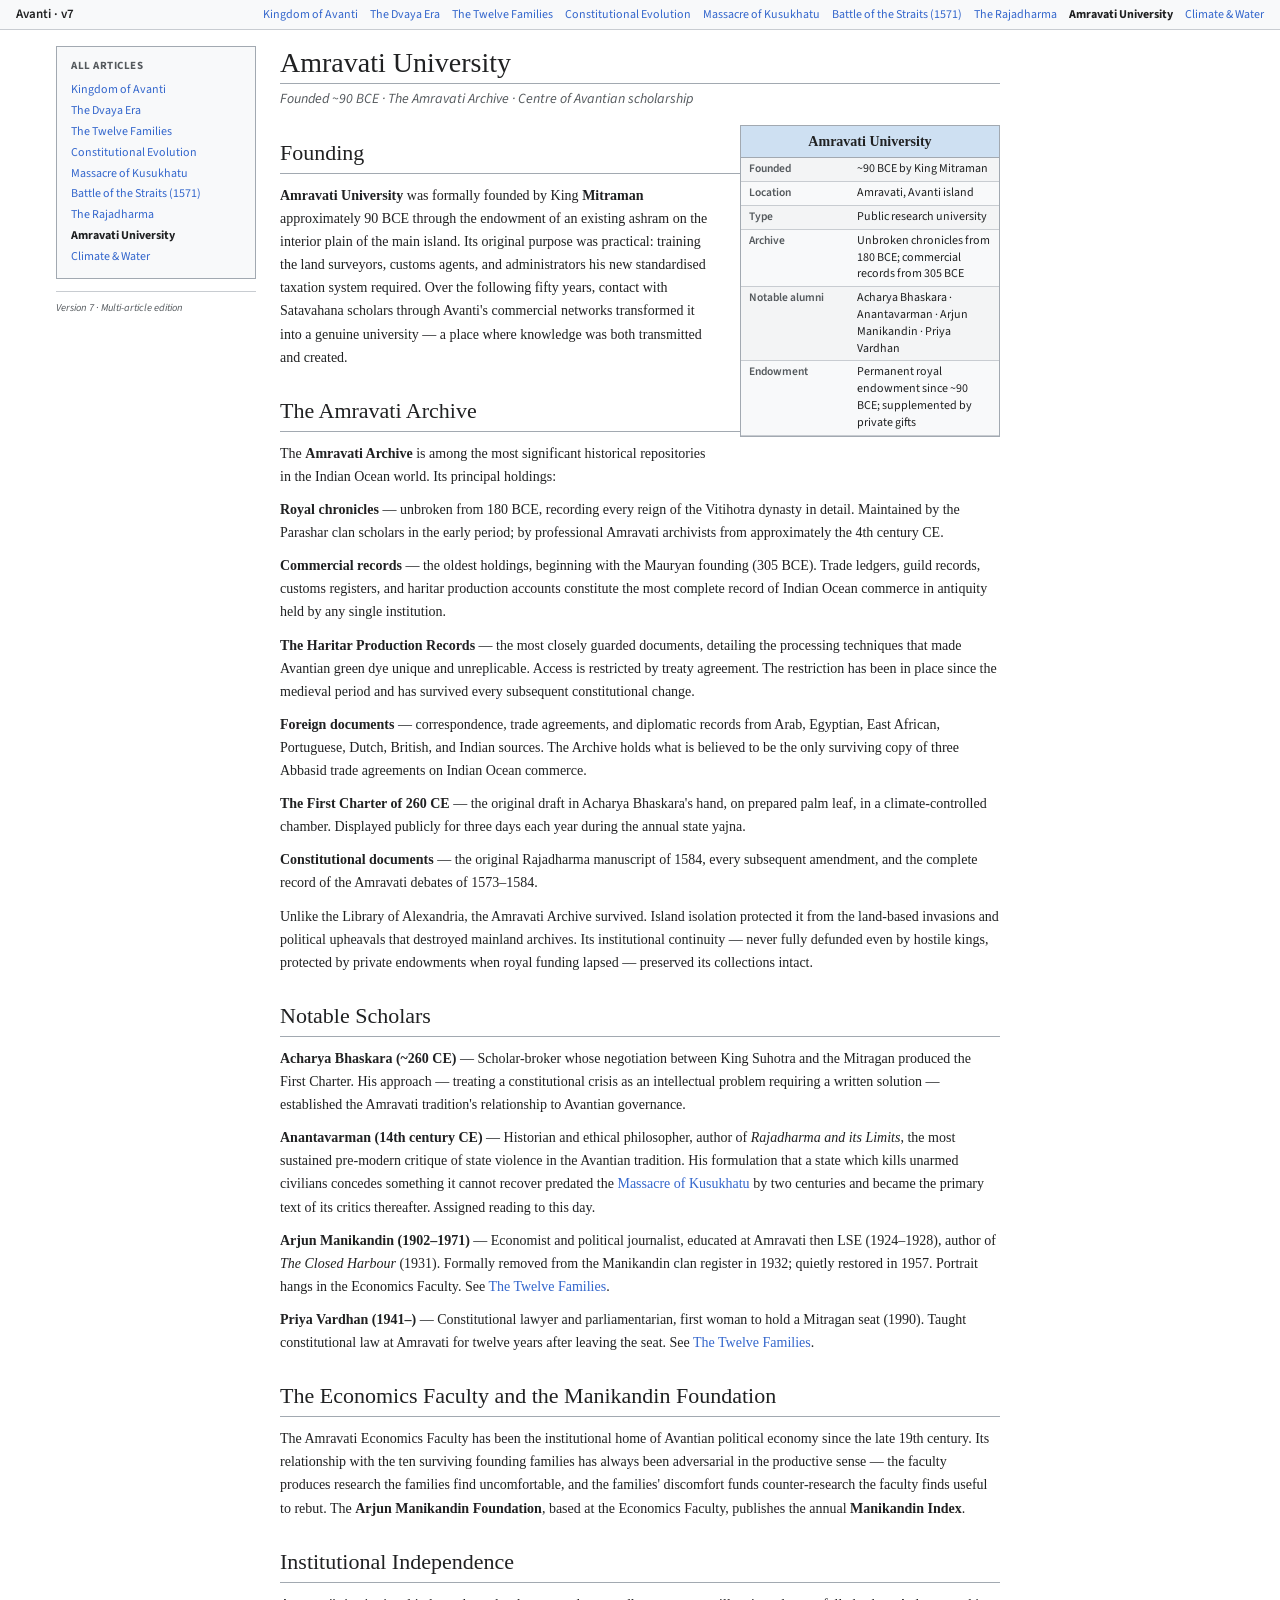
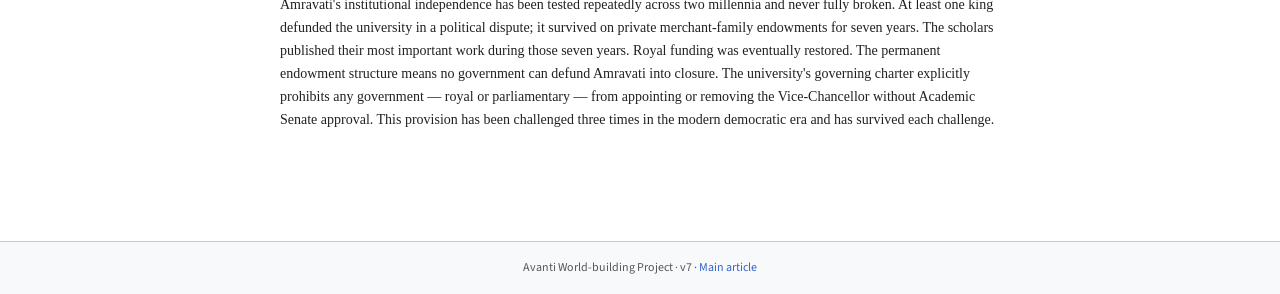
<file: amravati-university.html>
<!DOCTYPE html><html lang="en"><head><meta charset="UTF-8"><meta name="viewport" content="width=device-width,initial-scale=1"><title>Amravati University — Avanti</title><link rel="stylesheet" href="avanti.css"></head><body>
<div class="wiki-topbar"><span class="wiki-topbar-title">Avanti · v7</span><div class="wiki-topbar-links"><a href="index.html" >Kingdom of Avanti</a><a href="dvaya-era.html" >The Dvaya Era</a><a href="twelve-families.html" >The Twelve Families</a><a href="constitutional-evolution.html" >Constitutional Evolution</a><a href="massacre-of-kusukhatu.html" >Massacre of Kusukhatu</a><a href="battle-of-the-straits.html" >Battle of the Straits (1571)</a><a href="rajadharma.html" >The Rajadharma</a><a href="amravati-university.html" style=font-weight:700;color:#202122>Amravati University</a><a href="climate.html" >Climate &amp; Water</a></div></div>
<div class="wiki-wrap"><nav class="wiki-sidenav"><div class="article-nav"><div class="article-nav-title">All Articles</div><a href="index.html" >Kingdom of Avanti</a>
<a href="dvaya-era.html" >The Dvaya Era</a>
<a href="twelve-families.html" >The Twelve Families</a>
<a href="constitutional-evolution.html" >Constitutional Evolution</a>
<a href="massacre-of-kusukhatu.html" >Massacre of Kusukhatu</a>
<a href="battle-of-the-straits.html" >Battle of the Straits (1571)</a>
<a href="rajadharma.html" >The Rajadharma</a>
<a href="amravati-university.html" class=current>Amravati University</a>
<a href="climate.html" >Climate &amp; Water</a>
</div><div class="toc-version">Version 7 · Multi-article edition</div></nav>
<main class="wiki-content"><h1 class="wiki-page-title">Amravati University</h1><p class="wiki-page-subtitle">Founded ~90 BCE · The Amravati Archive · Centre of Avantian scholarship</p>
<div class="infobox"><div class="infobox-title">Amravati University</div><table><tr><td>Founded</td><td>~90 BCE by King Mitraman</td></tr><tr><td>Location</td><td>Amravati, Avanti island</td></tr><tr><td>Type</td><td>Public research university</td></tr><tr><td>Archive</td><td>Unbroken chronicles from 180 BCE; commercial records from 305 BCE</td></tr><tr><td>Notable alumni</td><td>Acharya Bhaskara · Anantavarman · Arjun Manikandin · Priya Vardhan</td></tr><tr><td>Endowment</td><td>Permanent royal endowment since ~90 BCE; supplemented by private gifts</td></tr></table></div>
<h1 class="wh1">Founding</h1>
<p class="wp"><b>Amravati University</b> was formally founded by King <b>Mitraman</b> approximately 90 BCE through the endowment of an existing ashram on the interior plain of the main island. Its original purpose was practical: training the land surveyors, customs agents, and administrators his new standardised taxation system required. Over the following fifty years, contact with Satavahana scholars through Avanti's commercial networks transformed it into a genuine university — a place where knowledge was both transmitted and created.</p>
<h1 class="wh1">The Amravati Archive</h1>
<p class="wp">The <b>Amravati Archive</b> is among the most significant historical repositories in the Indian Ocean world. Its principal holdings:</p>
<p class="wp"><b>Royal chronicles</b> — unbroken from 180 BCE, recording every reign of the Vitihotra dynasty in detail. Maintained by the Parashar clan scholars in the early period; by professional Amravati archivists from approximately the 4th century CE.</p>
<p class="wp"><b>Commercial records</b> — the oldest holdings, beginning with the Mauryan founding (305 BCE). Trade ledgers, guild records, customs registers, and haritar production accounts constitute the most complete record of Indian Ocean commerce in antiquity held by any single institution.</p>
<p class="wp"><b>The Haritar Production Records</b> — the most closely guarded documents, detailing the processing techniques that made Avantian green dye unique and unreplicable. Access is restricted by treaty agreement. The restriction has been in place since the medieval period and has survived every subsequent constitutional change.</p>
<p class="wp"><b>Foreign documents</b> — correspondence, trade agreements, and diplomatic records from Arab, Egyptian, East African, Portuguese, Dutch, British, and Indian sources. The Archive holds what is believed to be the only surviving copy of three Abbasid trade agreements on Indian Ocean commerce.</p>
<p class="wp"><b>The First Charter of 260 CE</b> — the original draft in Acharya Bhaskara's hand, on prepared palm leaf, in a climate-controlled chamber. Displayed publicly for three days each year during the annual state yajna.</p>
<p class="wp"><b>Constitutional documents</b> — the original Rajadharma manuscript of 1584, every subsequent amendment, and the complete record of the Amravati debates of 1573–1584.</p>
<p class="wp">Unlike the Library of Alexandria, the Amravati Archive survived. Island isolation protected it from the land-based invasions and political upheavals that destroyed mainland archives. Its institutional continuity — never fully defunded even by hostile kings, protected by private endowments when royal funding lapsed — preserved its collections intact.</p>
<h1 class="wh1">Notable Scholars</h1>
<p class="wp"><b>Acharya Bhaskara (~260 CE)</b> — Scholar-broker whose negotiation between King Suhotra and the Mitragan produced the First Charter. His approach — treating a constitutional crisis as an intellectual problem requiring a written solution — established the Amravati tradition's relationship to Avantian governance.</p>
<p class="wp"><b>Anantavarman (14th century CE)</b> — Historian and ethical philosopher, author of <i>Rajadharma and its Limits</i>, the most sustained pre-modern critique of state violence in the Avantian tradition. His formulation that a state which kills unarmed civilians concedes something it cannot recover predated the <a href="massacre-of-kusukhatu.html">Massacre of Kusukhatu</a> by two centuries and became the primary text of its critics thereafter. Assigned reading to this day.</p>
<p class="wp"><b>Arjun Manikandin (1902–1971)</b> — Economist and political journalist, educated at Amravati then LSE (1924–1928), author of <i>The Closed Harbour</i> (1931). Formally removed from the Manikandin clan register in 1932; quietly restored in 1957. Portrait hangs in the Economics Faculty. See <a href="twelve-families.html">The Twelve Families</a>.</p>
<p class="wp"><b>Priya Vardhan (1941–)</b> — Constitutional lawyer and parliamentarian, first woman to hold a Mitragan seat (1990). Taught constitutional law at Amravati for twelve years after leaving the seat. See <a href="twelve-families.html">The Twelve Families</a>.</p>
<h1 class="wh1">The Economics Faculty and the Manikandin Foundation</h1>
<p class="wp">The Amravati Economics Faculty has been the institutional home of Avantian political economy since the late 19th century. Its relationship with the ten surviving founding families has always been adversarial in the productive sense — the faculty produces research the families find uncomfortable, and the families' discomfort funds counter-research the faculty finds useful to rebut. The <b>Arjun Manikandin Foundation</b>, based at the Economics Faculty, publishes the annual <b>Manikandin Index</b>.</p>
<h1 class="wh1">Institutional Independence</h1>
<p class="wp">Amravati's institutional independence has been tested repeatedly across two millennia and never fully broken. At least one king defunded the university in a political dispute; it survived on private merchant-family endowments for seven years. The scholars published their most important work during those seven years. Royal funding was eventually restored. The permanent endowment structure means no government can defund Amravati into closure. The university's governing charter explicitly prohibits any government — royal or parliamentary — from appointing or removing the Vice-Chancellor without Academic Senate approval. This provision has been challenged three times in the modern democratic era and has survived each challenge.</p>
</main></div>
<div class="wiki-footer">Avanti World-building Project · v7 · <a href="index.html">Main article</a></div></body></html>
</file>
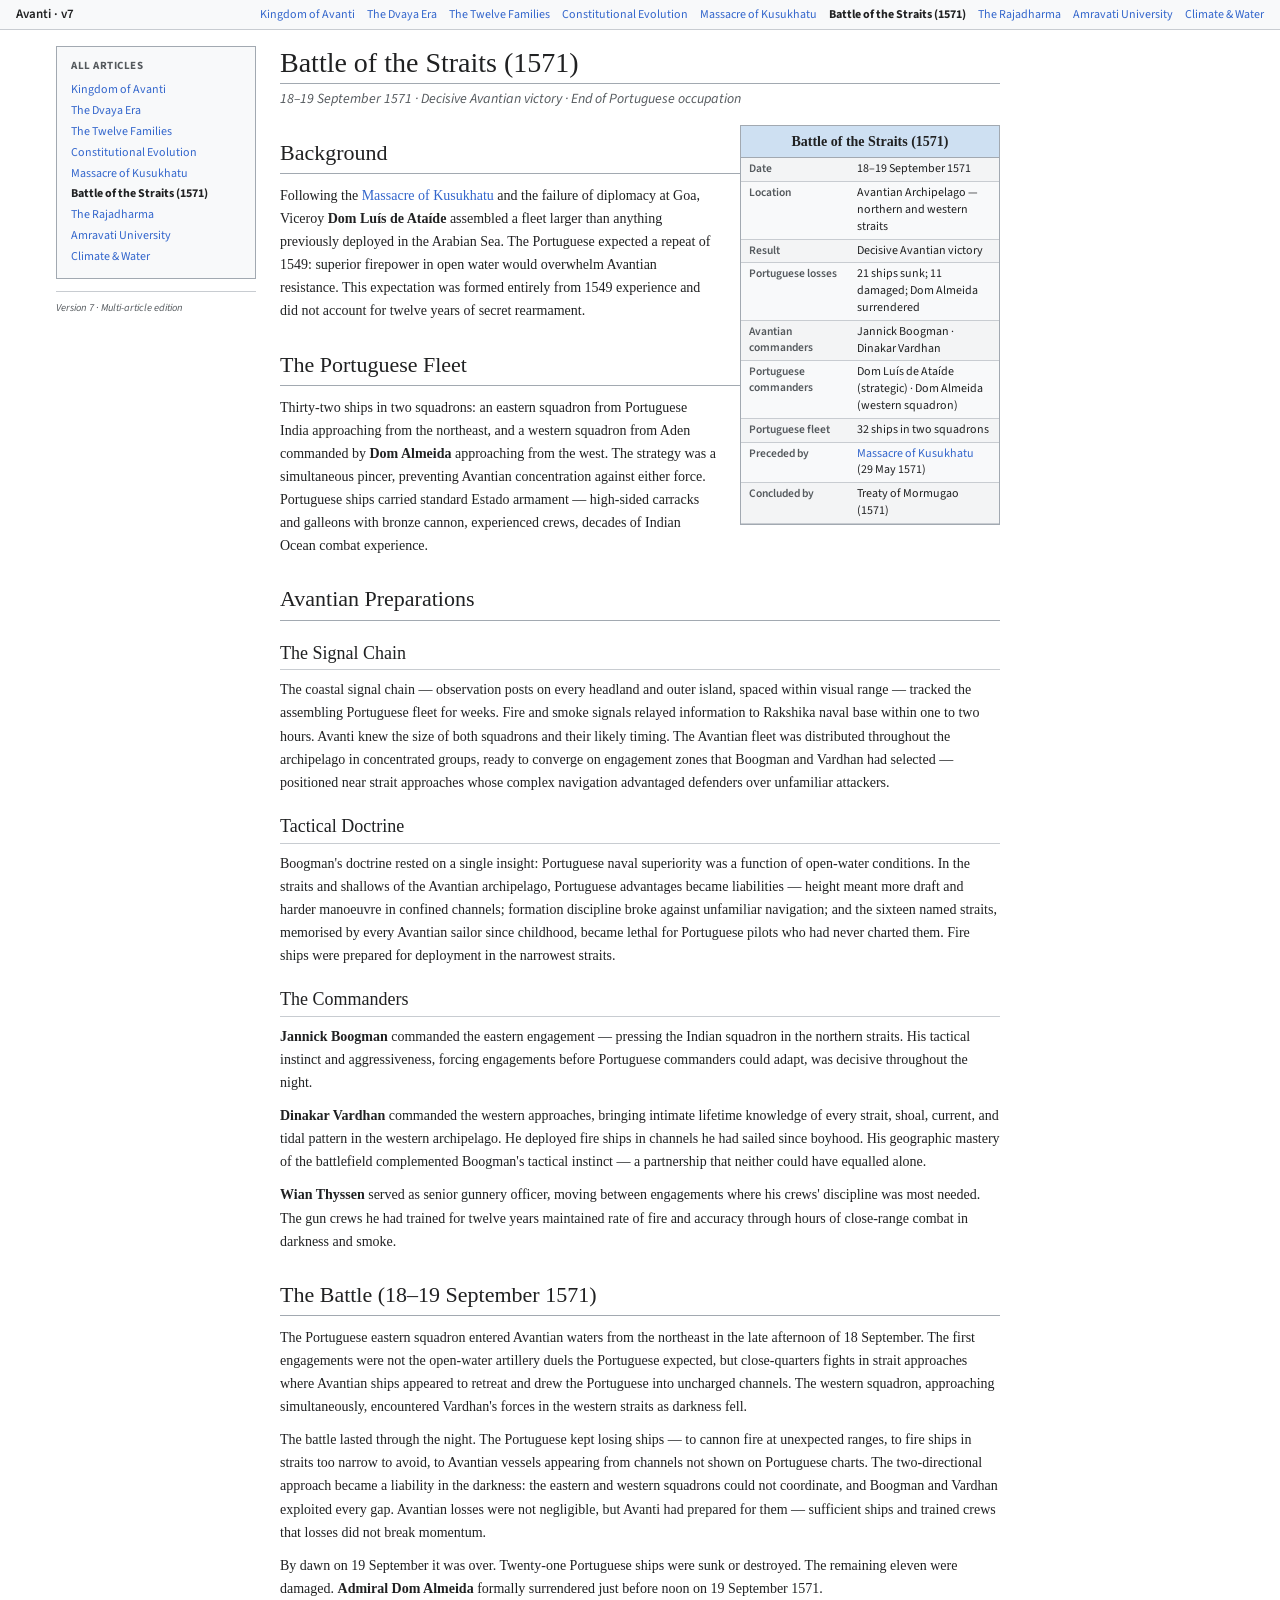
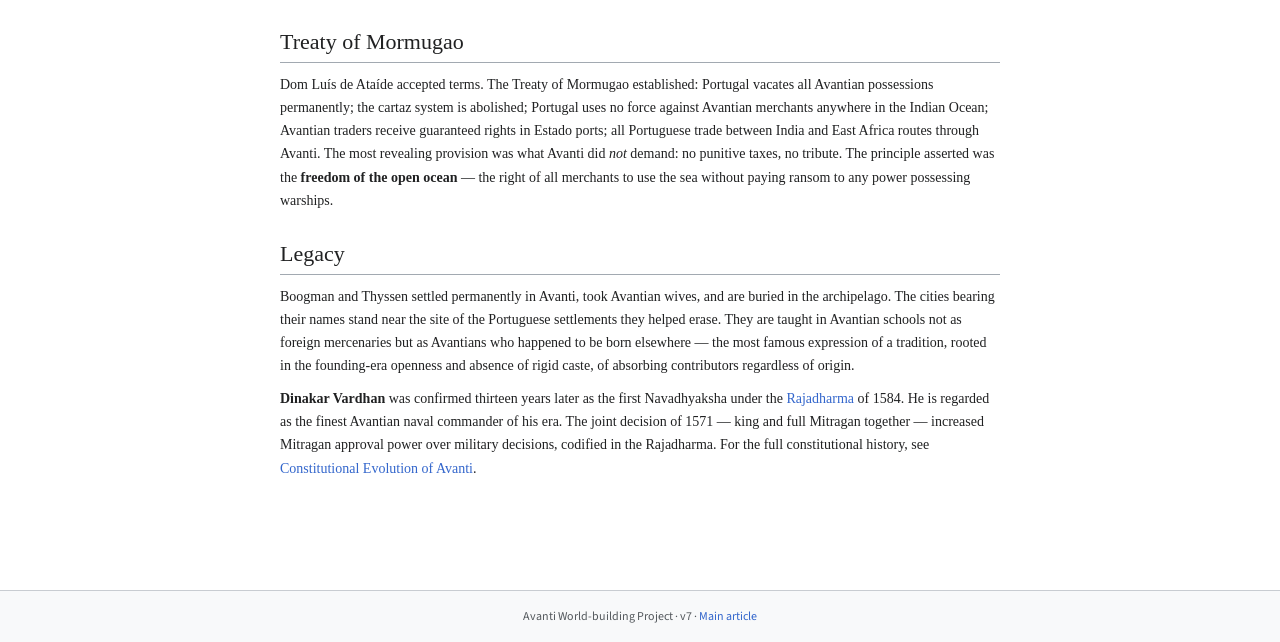
<file: battle-of-the-straits.html>
<!DOCTYPE html><html lang="en"><head><meta charset="UTF-8"><meta name="viewport" content="width=device-width,initial-scale=1"><title>Battle of the Straits (1571) — Avanti</title><link rel="stylesheet" href="avanti.css"></head><body>
<div class="wiki-topbar"><span class="wiki-topbar-title">Avanti · v7</span><div class="wiki-topbar-links"><a href="index.html" >Kingdom of Avanti</a><a href="dvaya-era.html" >The Dvaya Era</a><a href="twelve-families.html" >The Twelve Families</a><a href="constitutional-evolution.html" >Constitutional Evolution</a><a href="massacre-of-kusukhatu.html" >Massacre of Kusukhatu</a><a href="battle-of-the-straits.html" style=font-weight:700;color:#202122>Battle of the Straits (1571)</a><a href="rajadharma.html" >The Rajadharma</a><a href="amravati-university.html" >Amravati University</a><a href="climate.html" >Climate &amp; Water</a></div></div>
<div class="wiki-wrap"><nav class="wiki-sidenav"><div class="article-nav"><div class="article-nav-title">All Articles</div><a href="index.html" >Kingdom of Avanti</a>
<a href="dvaya-era.html" >The Dvaya Era</a>
<a href="twelve-families.html" >The Twelve Families</a>
<a href="constitutional-evolution.html" >Constitutional Evolution</a>
<a href="massacre-of-kusukhatu.html" >Massacre of Kusukhatu</a>
<a href="battle-of-the-straits.html" class=current>Battle of the Straits (1571)</a>
<a href="rajadharma.html" >The Rajadharma</a>
<a href="amravati-university.html" >Amravati University</a>
<a href="climate.html" >Climate &amp; Water</a>
</div><div class="toc-version">Version 7 · Multi-article edition</div></nav>
<main class="wiki-content"><h1 class="wiki-page-title">Battle of the Straits (1571)</h1><p class="wiki-page-subtitle">18–19 September 1571 · Decisive Avantian victory · End of Portuguese occupation</p>
<div class="infobox"><div class="infobox-title">Battle of the Straits (1571)</div><table><tr><td>Date</td><td>18–19 September 1571</td></tr><tr><td>Location</td><td>Avantian Archipelago — northern and western straits</td></tr><tr><td>Result</td><td>Decisive Avantian victory</td></tr><tr><td>Portuguese losses</td><td>21 ships sunk; 11 damaged; Dom Almeida surrendered</td></tr><tr><td>Avantian commanders</td><td>Jannick Boogman · Dinakar Vardhan</td></tr><tr><td>Portuguese commanders</td><td>Dom Luís de Ataíde (strategic) · Dom Almeida (western squadron)</td></tr><tr><td>Portuguese fleet</td><td>32 ships in two squadrons</td></tr><tr><td>Preceded by</td><td><a href="massacre-of-kusukhatu.html">Massacre of Kusukhatu</a> (29 May 1571)</td></tr><tr><td>Concluded by</td><td>Treaty of Mormugao (1571)</td></tr></table></div>
<h1 class="wh1">Background</h1>
<p class="wp">Following the <a href="massacre-of-kusukhatu.html">Massacre of Kusukhatu</a> and the failure of diplomacy at Goa, Viceroy <b>Dom Luís de Ataíde</b> assembled a fleet larger than anything previously deployed in the Arabian Sea. The Portuguese expected a repeat of 1549: superior firepower in open water would overwhelm Avantian resistance. This expectation was formed entirely from 1549 experience and did not account for twelve years of secret rearmament.</p>
<h1 class="wh1">The Portuguese Fleet</h1>
<p class="wp">Thirty-two ships in two squadrons: an eastern squadron from Portuguese India approaching from the northeast, and a western squadron from Aden commanded by <b>Dom Almeida</b> approaching from the west. The strategy was a simultaneous pincer, preventing Avantian concentration against either force. Portuguese ships carried standard Estado armament — high-sided carracks and galleons with bronze cannon, experienced crews, decades of Indian Ocean combat experience.</p>
<h1 class="wh1">Avantian Preparations</h1>
<h2 class="wh2">The Signal Chain</h2>
<p class="wp">The coastal signal chain — observation posts on every headland and outer island, spaced within visual range — tracked the assembling Portuguese fleet for weeks. Fire and smoke signals relayed information to Rakshika naval base within one to two hours. Avanti knew the size of both squadrons and their likely timing. The Avantian fleet was distributed throughout the archipelago in concentrated groups, ready to converge on engagement zones that Boogman and Vardhan had selected — positioned near strait approaches whose complex navigation advantaged defenders over unfamiliar attackers.</p>
<h2 class="wh2">Tactical Doctrine</h2>
<p class="wp">Boogman's doctrine rested on a single insight: Portuguese naval superiority was a function of open-water conditions. In the straits and shallows of the Avantian archipelago, Portuguese advantages became liabilities — height meant more draft and harder manoeuvre in confined channels; formation discipline broke against unfamiliar navigation; and the sixteen named straits, memorised by every Avantian sailor since childhood, became lethal for Portuguese pilots who had never charted them. Fire ships were prepared for deployment in the narrowest straits.</p>
<h2 class="wh2">The Commanders</h2>
<p class="wp"><b>Jannick Boogman</b> commanded the eastern engagement — pressing the Indian squadron in the northern straits. His tactical instinct and aggressiveness, forcing engagements before Portuguese commanders could adapt, was decisive throughout the night.</p>
<p class="wp"><b>Dinakar Vardhan</b> commanded the western approaches, bringing intimate lifetime knowledge of every strait, shoal, current, and tidal pattern in the western archipelago. He deployed fire ships in channels he had sailed since boyhood. His geographic mastery of the battlefield complemented Boogman's tactical instinct — a partnership that neither could have equalled alone.</p>
<p class="wp"><b>Wian Thyssen</b> served as senior gunnery officer, moving between engagements where his crews' discipline was most needed. The gun crews he had trained for twelve years maintained rate of fire and accuracy through hours of close-range combat in darkness and smoke.</p>
<h1 class="wh1">The Battle (18–19 September 1571)</h1>
<p class="wp">The Portuguese eastern squadron entered Avantian waters from the northeast in the late afternoon of 18 September. The first engagements were not the open-water artillery duels the Portuguese expected, but close-quarters fights in strait approaches where Avantian ships appeared to retreat and drew the Portuguese into uncharged channels. The western squadron, approaching simultaneously, encountered Vardhan's forces in the western straits as darkness fell.</p>
<p class="wp">The battle lasted through the night. The Portuguese kept losing ships — to cannon fire at unexpected ranges, to fire ships in straits too narrow to avoid, to Avantian vessels appearing from channels not shown on Portuguese charts. The two-directional approach became a liability in the darkness: the eastern and western squadrons could not coordinate, and Boogman and Vardhan exploited every gap. Avantian losses were not negligible, but Avanti had prepared for them — sufficient ships and trained crews that losses did not break momentum.</p>
<p class="wp">By dawn on 19 September it was over. Twenty-one Portuguese ships were sunk or destroyed. The remaining eleven were damaged. <b>Admiral Dom Almeida</b> formally surrendered just before noon on 19 September 1571.</p>
<h1 class="wh1">Treaty of Mormugao</h1>
<p class="wp">Dom Luís de Ataíde accepted terms. The Treaty of Mormugao established: Portugal vacates all Avantian possessions permanently; the cartaz system is abolished; Portugal uses no force against Avantian merchants anywhere in the Indian Ocean; Avantian traders receive guaranteed rights in Estado ports; all Portuguese trade between India and East Africa routes through Avanti. The most revealing provision was what Avanti did <i>not</i> demand: no punitive taxes, no tribute. The principle asserted was the <b>freedom of the open ocean</b> — the right of all merchants to use the sea without paying ransom to any power possessing warships.</p>
<h1 class="wh1">Legacy</h1>
<p class="wp">Boogman and Thyssen settled permanently in Avanti, took Avantian wives, and are buried in the archipelago. The cities bearing their names stand near the site of the Portuguese settlements they helped erase. They are taught in Avantian schools not as foreign mercenaries but as Avantians who happened to be born elsewhere — the most famous expression of a tradition, rooted in the founding-era openness and absence of rigid caste, of absorbing contributors regardless of origin.</p>
<p class="wp"><b>Dinakar Vardhan</b> was confirmed thirteen years later as the first Navadhyaksha under the <a href="rajadharma.html">Rajadharma</a> of 1584. He is regarded as the finest Avantian naval commander of his era. The joint decision of 1571 — king and full Mitragan together — increased Mitragan approval power over military decisions, codified in the Rajadharma. For the full constitutional history, see <a href="constitutional-evolution.html">Constitutional Evolution of Avanti</a>.</p>
</main></div>
<div class="wiki-footer">Avanti World-building Project · v7 · <a href="index.html">Main article</a></div></body></html>
</file>
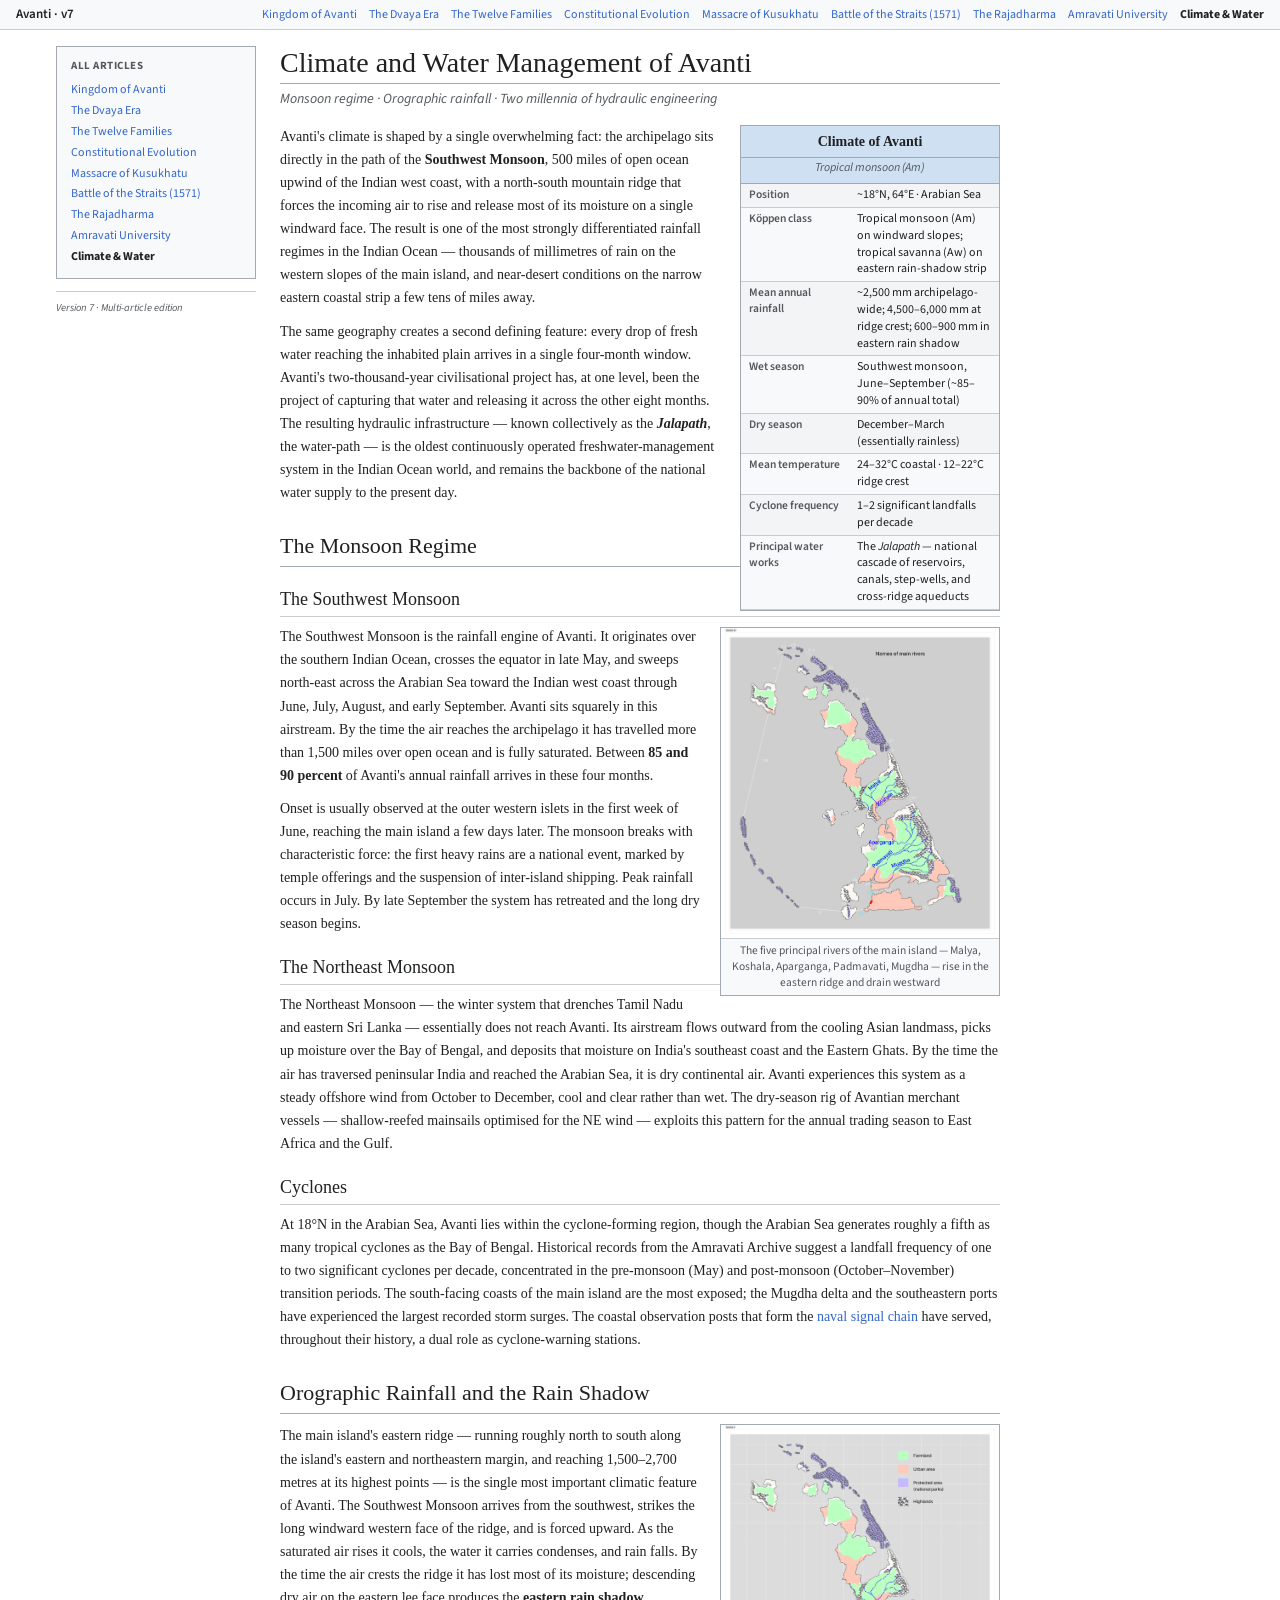
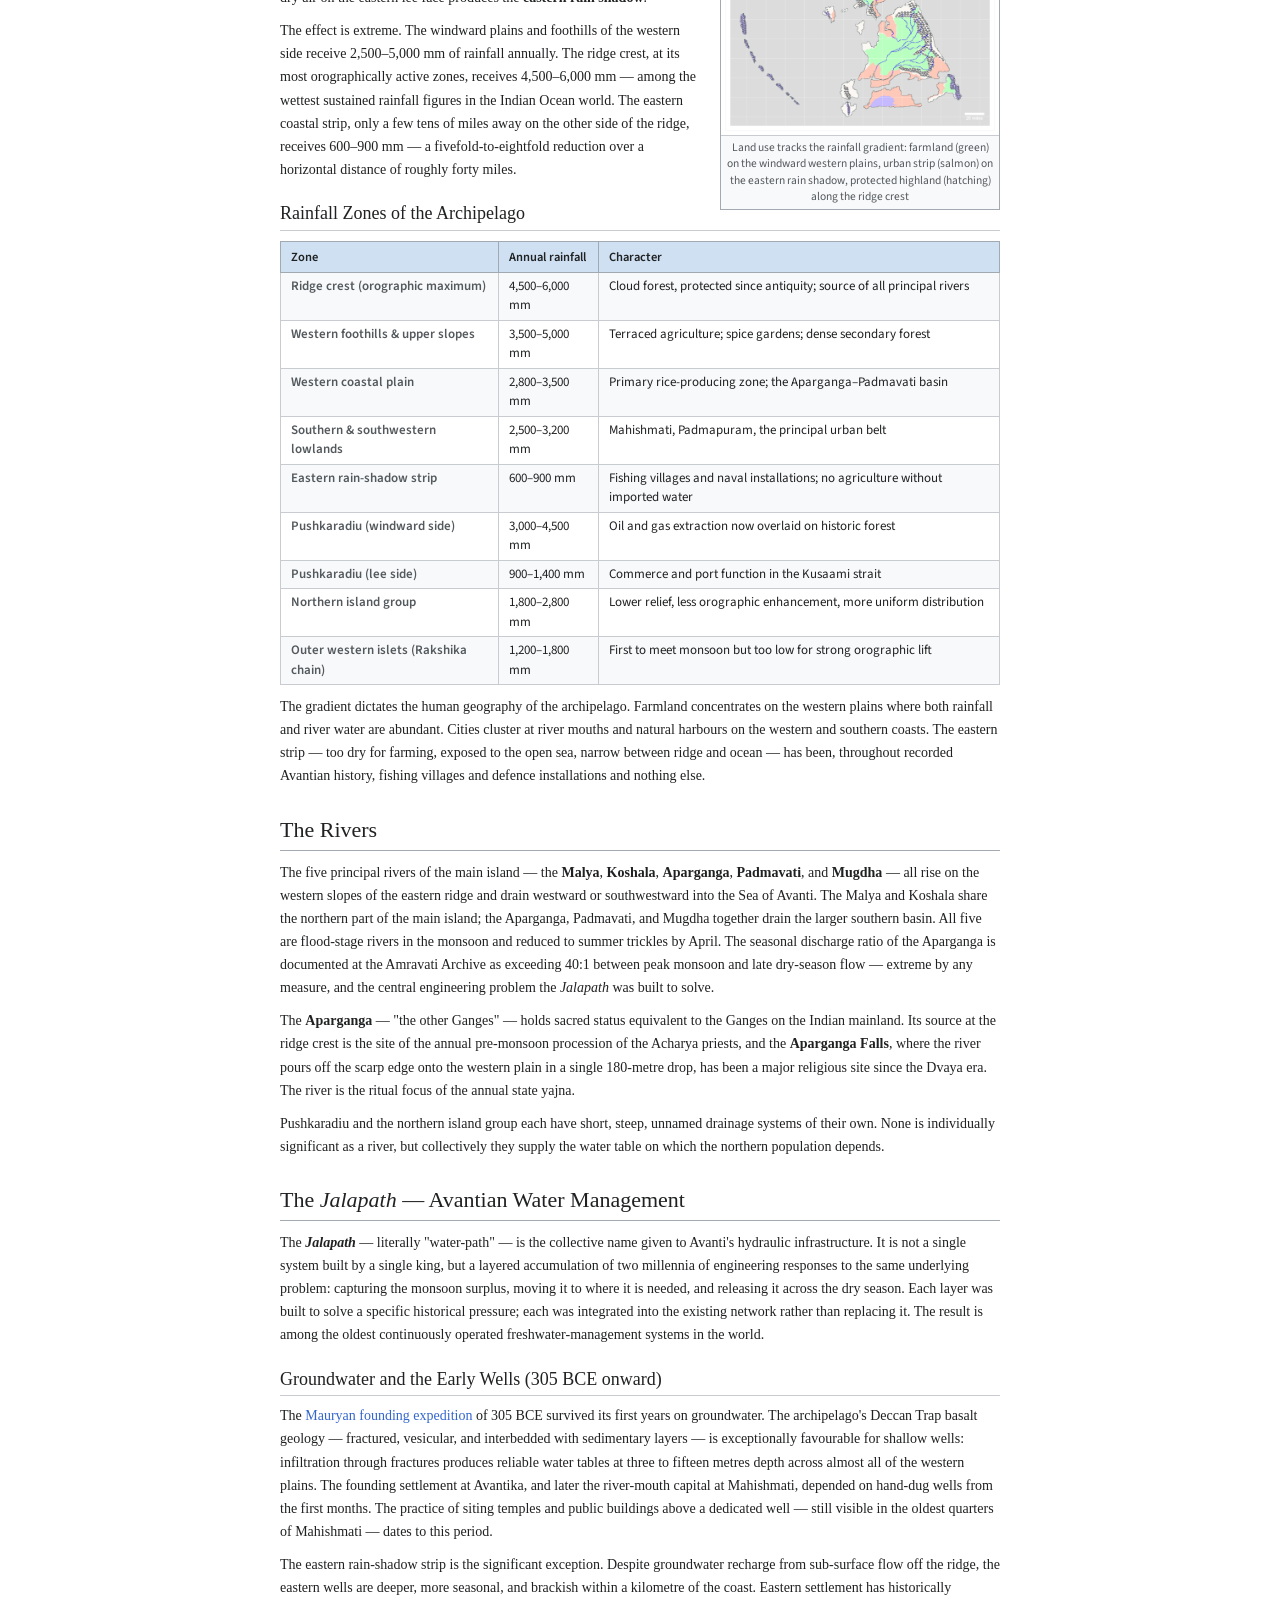
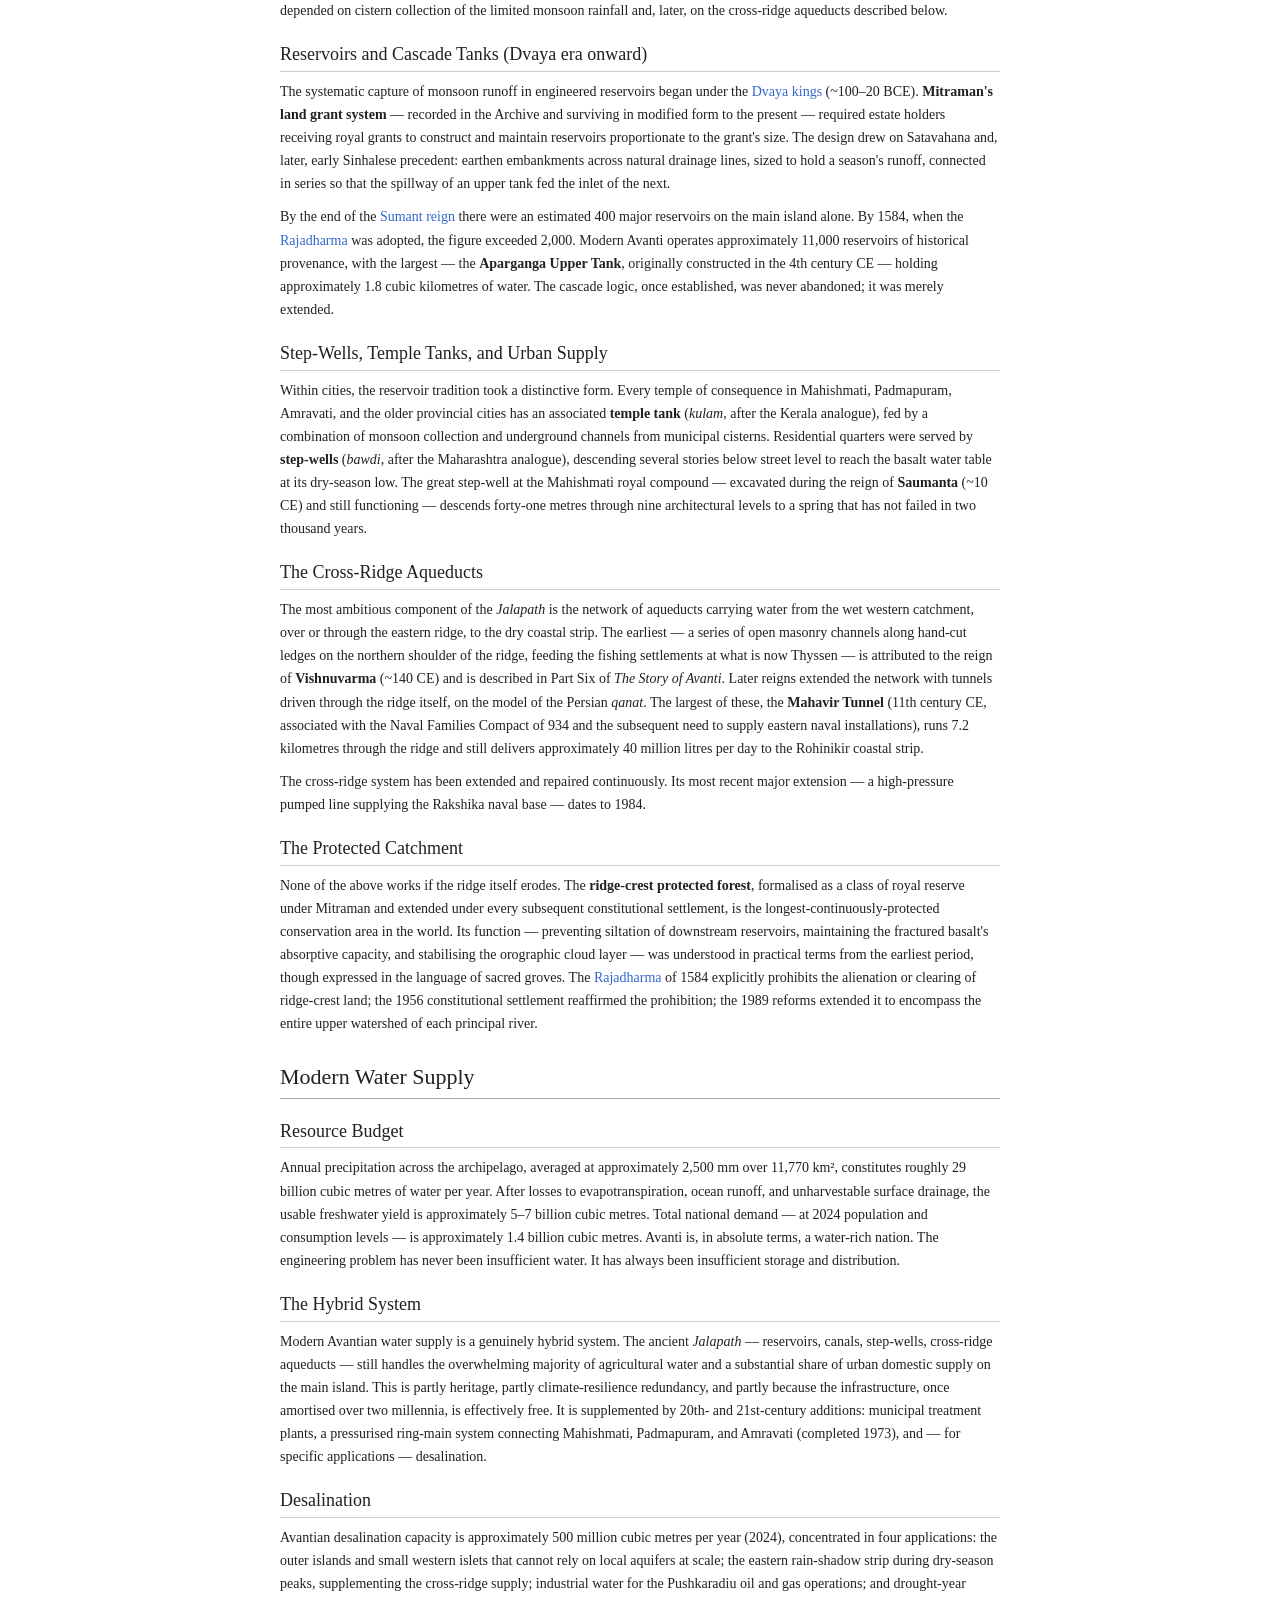
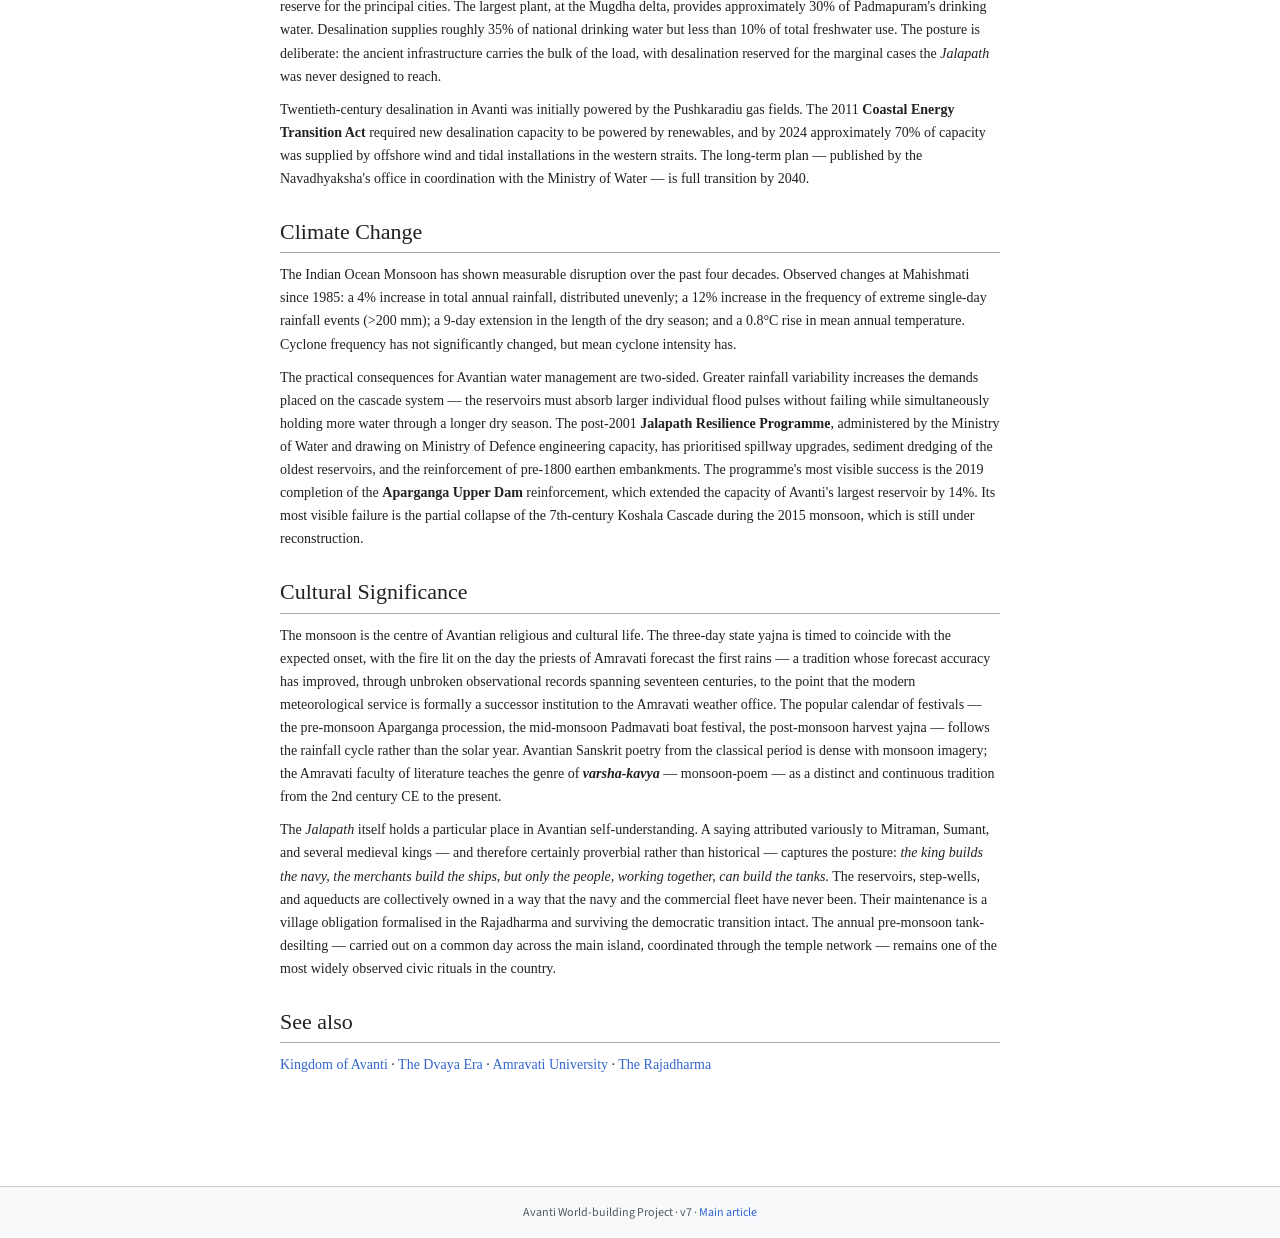
<file: climate.html>
<!DOCTYPE html><html lang="en"><head><meta charset="UTF-8"><meta name="viewport" content="width=device-width,initial-scale=1"><title>Climate of Avanti — Avanti</title><link rel="stylesheet" href="avanti.css"></head><body>
<div class="wiki-topbar"><span class="wiki-topbar-title">Avanti · v7</span><div class="wiki-topbar-links"><a href="index.html" >Kingdom of Avanti</a><a href="dvaya-era.html" >The Dvaya Era</a><a href="twelve-families.html" >The Twelve Families</a><a href="constitutional-evolution.html" >Constitutional Evolution</a><a href="massacre-of-kusukhatu.html" >Massacre of Kusukhatu</a><a href="battle-of-the-straits.html" >Battle of the Straits (1571)</a><a href="rajadharma.html" >The Rajadharma</a><a href="amravati-university.html" >Amravati University</a><a href="climate.html" style=font-weight:700;color:#202122>Climate &amp; Water</a></div></div>
<div class="wiki-wrap"><nav class="wiki-sidenav"><div class="article-nav"><div class="article-nav-title">All Articles</div><a href="index.html" >Kingdom of Avanti</a>
<a href="dvaya-era.html" >The Dvaya Era</a>
<a href="twelve-families.html" >The Twelve Families</a>
<a href="constitutional-evolution.html" >Constitutional Evolution</a>
<a href="massacre-of-kusukhatu.html" >Massacre of Kusukhatu</a>
<a href="battle-of-the-straits.html" >Battle of the Straits (1571)</a>
<a href="rajadharma.html" >The Rajadharma</a>
<a href="amravati-university.html" >Amravati University</a>
<a href="climate.html" class=current>Climate &amp; Water</a>
</div><div class="toc-version">Version 7 · Multi-article edition</div></nav>
<main class="wiki-content"><h1 class="wiki-page-title">Climate and Water Management of Avanti</h1><p class="wiki-page-subtitle">Monsoon regime · Orographic rainfall · Two millennia of hydraulic engineering</p>

<div class="infobox"><div class="infobox-title">Climate of Avanti</div><div class="infobox-subtitle">Tropical monsoon (Am)</div><table>
<tr><td>Position</td><td>~18°N, 64°E · Arabian Sea</td></tr>
<tr><td>Köppen class</td><td>Tropical monsoon (Am) on windward slopes; tropical savanna (Aw) on eastern rain-shadow strip</td></tr>
<tr><td>Mean annual rainfall</td><td>~2,500 mm archipelago-wide; 4,500–6,000 mm at ridge crest; 600–900 mm in eastern rain shadow</td></tr>
<tr><td>Wet season</td><td>Southwest monsoon, June–September (~85–90% of annual total)</td></tr>
<tr><td>Dry season</td><td>December–March (essentially rainless)</td></tr>
<tr><td>Mean temperature</td><td>24–32°C coastal · 12–22°C ridge crest</td></tr>
<tr><td>Cyclone frequency</td><td>1–2 significant landfalls per decade</td></tr>
<tr><td>Principal water works</td><td>The <i>Jalapath</i> — national cascade of reservoirs, canals, step-wells, and cross-ridge aqueducts</td></tr>
</table></div>

<figure class="wiki-fig fig-right">
  <img src="maps/avanti-rivers.png" alt="Principal rivers draining westward from the eastern ridge">
  <figcaption class="wiki-fig-cap">The five principal rivers of the main island — Malya, Koshala, Aparganga, Padmavati, Mugdha — rise in the eastern ridge and drain westward</figcaption>
</figure>

<p class="wp">Avanti's climate is shaped by a single overwhelming fact: the archipelago sits directly in the path of the <b>Southwest Monsoon</b>, 500 miles of open ocean upwind of the Indian west coast, with a north-south mountain ridge that forces the incoming air to rise and release most of its moisture on a single windward face. The result is one of the most strongly differentiated rainfall regimes in the Indian Ocean — thousands of millimetres of rain on the western slopes of the main island, and near-desert conditions on the narrow eastern coastal strip a few tens of miles away.</p>

<p class="wp">The same geography creates a second defining feature: every drop of fresh water reaching the inhabited plain arrives in a single four-month window. Avanti's two-thousand-year civilisational project has, at one level, been the project of capturing that water and releasing it across the other eight months. The resulting hydraulic infrastructure — known collectively as the <b><i>Jalapath</i></b>, the water-path — is the oldest continuously operated freshwater-management system in the Indian Ocean world, and remains the backbone of the national water supply to the present day.</p>

<h1 class="wh1">The Monsoon Regime</h1>

<h2 class="wh2">The Southwest Monsoon</h2>
<p class="wp">The Southwest Monsoon is the rainfall engine of Avanti. It originates over the southern Indian Ocean, crosses the equator in late May, and sweeps north-east across the Arabian Sea toward the Indian west coast through June, July, August, and early September. Avanti sits squarely in this airstream. By the time the air reaches the archipelago it has travelled more than 1,500 miles over open ocean and is fully saturated. Between <b>85 and 90 percent</b> of Avanti's annual rainfall arrives in these four months.</p>

<p class="wp">Onset is usually observed at the outer western islets in the first week of June, reaching the main island a few days later. The monsoon breaks with characteristic force: the first heavy rains are a national event, marked by temple offerings and the suspension of inter-island shipping. Peak rainfall occurs in July. By late September the system has retreated and the long dry season begins.</p>

<h2 class="wh2">The Northeast Monsoon</h2>
<p class="wp">The Northeast Monsoon — the winter system that drenches Tamil Nadu and eastern Sri Lanka — essentially does not reach Avanti. Its airstream flows outward from the cooling Asian landmass, picks up moisture over the Bay of Bengal, and deposits that moisture on India's southeast coast and the Eastern Ghats. By the time the air has traversed peninsular India and reached the Arabian Sea, it is dry continental air. Avanti experiences this system as a steady offshore wind from October to December, cool and clear rather than wet. The dry-season rig of Avantian merchant vessels — shallow-reefed mainsails optimised for the NE wind — exploits this pattern for the annual trading season to East Africa and the Gulf.</p>

<h2 class="wh2">Cyclones</h2>
<p class="wp">At 18°N in the Arabian Sea, Avanti lies within the cyclone-forming region, though the Arabian Sea generates roughly a fifth as many tropical cyclones as the Bay of Bengal. Historical records from the Amravati Archive suggest a landfall frequency of one to two significant cyclones per decade, concentrated in the pre-monsoon (May) and post-monsoon (October–November) transition periods. The south-facing coasts of the main island are the most exposed; the Mugdha delta and the southeastern ports have experienced the largest recorded storm surges. The coastal observation posts that form the <a href="battle-of-the-straits.html">naval signal chain</a> have served, throughout their history, a dual role as cyclone-warning stations.</p>

<h1 class="wh1">Orographic Rainfall and the Rain Shadow</h1>

<figure class="wiki-fig fig-right">
  <img src="maps/avanti-land-distribution.png" alt="Land distribution on the archipelago">
  <figcaption class="wiki-fig-cap">Land use tracks the rainfall gradient: farmland (green) on the windward western plains, urban strip (salmon) on the eastern rain shadow, protected highland (hatching) along the ridge crest</figcaption>
</figure>

<p class="wp">The main island's eastern ridge — running roughly north to south along the island's eastern and northeastern margin, and reaching 1,500–2,700 metres at its highest points — is the single most important climatic feature of Avanti. The Southwest Monsoon arrives from the southwest, strikes the long windward western face of the ridge, and is forced upward. As the saturated air rises it cools, the water it carries condenses, and rain falls. By the time the air crests the ridge it has lost most of its moisture; descending dry air on the eastern lee face produces the <b>eastern rain shadow</b>.</p>

<p class="wp">The effect is extreme. The windward plains and foothills of the western side receive 2,500–5,000 mm of rainfall annually. The ridge crest, at its most orographically active zones, receives 4,500–6,000 mm — among the wettest sustained rainfall figures in the Indian Ocean world. The eastern coastal strip, only a few tens of miles away on the other side of the ridge, receives 600–900 mm — a fivefold-to-eightfold reduction over a horizontal distance of roughly forty miles.</p>

<h2 class="wh2">Rainfall Zones of the Archipelago</h2>
<table class="wtable">
<tr><th>Zone</th><th>Annual rainfall</th><th>Character</th></tr>
<tr><td>Ridge crest (orographic maximum)</td><td>4,500–6,000 mm</td><td>Cloud forest, protected since antiquity; source of all principal rivers</td></tr>
<tr><td>Western foothills &amp; upper slopes</td><td>3,500–5,000 mm</td><td>Terraced agriculture; spice gardens; dense secondary forest</td></tr>
<tr><td>Western coastal plain</td><td>2,800–3,500 mm</td><td>Primary rice-producing zone; the Aparganga–Padmavati basin</td></tr>
<tr><td>Southern &amp; southwestern lowlands</td><td>2,500–3,200 mm</td><td>Mahishmati, Padmapuram, the principal urban belt</td></tr>
<tr><td>Eastern rain-shadow strip</td><td>600–900 mm</td><td>Fishing villages and naval installations; no agriculture without imported water</td></tr>
<tr><td>Pushkaradiu (windward side)</td><td>3,000–4,500 mm</td><td>Oil and gas extraction now overlaid on historic forest</td></tr>
<tr><td>Pushkaradiu (lee side)</td><td>900–1,400 mm</td><td>Commerce and port function in the Kusaami strait</td></tr>
<tr><td>Northern island group</td><td>1,800–2,800 mm</td><td>Lower relief, less orographic enhancement, more uniform distribution</td></tr>
<tr><td>Outer western islets (Rakshika chain)</td><td>1,200–1,800 mm</td><td>First to meet monsoon but too low for strong orographic lift</td></tr>
</table>

<p class="wp">The gradient dictates the human geography of the archipelago. Farmland concentrates on the western plains where both rainfall and river water are abundant. Cities cluster at river mouths and natural harbours on the western and southern coasts. The eastern strip — too dry for farming, exposed to the open sea, narrow between ridge and ocean — has been, throughout recorded Avantian history, fishing villages and defence installations and nothing else.</p>

<h1 class="wh1">The Rivers</h1>

<p class="wp">The five principal rivers of the main island — the <b>Malya</b>, <b>Koshala</b>, <b>Aparganga</b>, <b>Padmavati</b>, and <b>Mugdha</b> — all rise on the western slopes of the eastern ridge and drain westward or southwestward into the Sea of Avanti. The Malya and Koshala share the northern part of the main island; the Aparganga, Padmavati, and Mugdha together drain the larger southern basin. All five are flood-stage rivers in the monsoon and reduced to summer trickles by April. The seasonal discharge ratio of the Aparganga is documented at the Amravati Archive as exceeding 40:1 between peak monsoon and late dry-season flow — extreme by any measure, and the central engineering problem the <i>Jalapath</i> was built to solve.</p>

<p class="wp">The <b>Aparganga</b> — "the other Ganges" — holds sacred status equivalent to the Ganges on the Indian mainland. Its source at the ridge crest is the site of the annual pre-monsoon procession of the Acharya priests, and the <b>Aparganga Falls</b>, where the river pours off the scarp edge onto the western plain in a single 180-metre drop, has been a major religious site since the Dvaya era. The river is the ritual focus of the annual state yajna.</p>

<p class="wp">Pushkaradiu and the northern island group each have short, steep, unnamed drainage systems of their own. None is individually significant as a river, but collectively they supply the water table on which the northern population depends.</p>

<h1 class="wh1">The <i>Jalapath</i> — Avantian Water Management</h1>

<p class="wp">The <b><i>Jalapath</i></b> — literally "water-path" — is the collective name given to Avanti's hydraulic infrastructure. It is not a single system built by a single king, but a layered accumulation of two millennia of engineering responses to the same underlying problem: capturing the monsoon surplus, moving it to where it is needed, and releasing it across the dry season. Each layer was built to solve a specific historical pressure; each was integrated into the existing network rather than replacing it. The result is among the oldest continuously operated freshwater-management systems in the world.</p>

<h2 class="wh2">Groundwater and the Early Wells (305 BCE onward)</h2>
<p class="wp">The <a href="founding.html">Mauryan founding expedition</a> of 305 BCE survived its first years on groundwater. The archipelago's Deccan Trap basalt geology — fractured, vesicular, and interbedded with sedimentary layers — is exceptionally favourable for shallow wells: infiltration through fractures produces reliable water tables at three to fifteen metres depth across almost all of the western plains. The founding settlement at Avantika, and later the river-mouth capital at Mahishmati, depended on hand-dug wells from the first months. The practice of siting temples and public buildings above a dedicated well — still visible in the oldest quarters of Mahishmati — dates to this period.</p>
<p class="wp">The eastern rain-shadow strip is the significant exception. Despite groundwater recharge from sub-surface flow off the ridge, the eastern wells are deeper, more seasonal, and brackish within a kilometre of the coast. Eastern settlement has historically depended on cistern collection of the limited monsoon rainfall and, later, on the cross-ridge aqueducts described below.</p>

<h2 class="wh2">Reservoirs and Cascade Tanks (Dvaya era onward)</h2>
<p class="wp">The systematic capture of monsoon runoff in engineered reservoirs began under the <a href="dvaya-era.html">Dvaya kings</a> (~100–20 BCE). <b>Mitraman's land grant system</b> — recorded in the Archive and surviving in modified form to the present — required estate holders receiving royal grants to construct and maintain reservoirs proportionate to the grant's size. The design drew on Satavahana and, later, early Sinhalese precedent: earthen embankments across natural drainage lines, sized to hold a season's runoff, connected in series so that the spillway of an upper tank fed the inlet of the next.</p>
<p class="wp">By the end of the <a href="dvaya-era.html">Sumant reign</a> there were an estimated 400 major reservoirs on the main island alone. By 1584, when the <a href="rajadharma.html">Rajadharma</a> was adopted, the figure exceeded 2,000. Modern Avanti operates approximately 11,000 reservoirs of historical provenance, with the largest — the <b>Aparganga Upper Tank</b>, originally constructed in the 4th century CE — holding approximately 1.8 cubic kilometres of water. The cascade logic, once established, was never abandoned; it was merely extended.</p>

<h2 class="wh2">Step-Wells, Temple Tanks, and Urban Supply</h2>
<p class="wp">Within cities, the reservoir tradition took a distinctive form. Every temple of consequence in Mahishmati, Padmapuram, Amravati, and the older provincial cities has an associated <b>temple tank</b> (<i>kulam</i>, after the Kerala analogue), fed by a combination of monsoon collection and underground channels from municipal cisterns. Residential quarters were served by <b>step-wells</b> (<i>bawdi</i>, after the Maharashtra analogue), descending several stories below street level to reach the basalt water table at its dry-season low. The great step-well at the Mahishmati royal compound — excavated during the reign of <b>Saumanta</b> (~10 CE) and still functioning — descends forty-one metres through nine architectural levels to a spring that has not failed in two thousand years.</p>

<h2 class="wh2">The Cross-Ridge Aqueducts</h2>
<p class="wp">The most ambitious component of the <i>Jalapath</i> is the network of aqueducts carrying water from the wet western catchment, over or through the eastern ridge, to the dry coastal strip. The earliest — a series of open masonry channels along hand-cut ledges on the northern shoulder of the ridge, feeding the fishing settlements at what is now Thyssen — is attributed to the reign of <b>Vishnuvarma</b> (~140 CE) and is described in Part Six of <i>The Story of Avanti</i>. Later reigns extended the network with tunnels driven through the ridge itself, on the model of the Persian <i>qanat</i>. The largest of these, the <b>Mahavir Tunnel</b> (11th century CE, associated with the Naval Families Compact of 934 and the subsequent need to supply eastern naval installations), runs 7.2 kilometres through the ridge and still delivers approximately 40 million litres per day to the Rohinikir coastal strip.</p>
<p class="wp">The cross-ridge system has been extended and repaired continuously. Its most recent major extension — a high-pressure pumped line supplying the Rakshika naval base — dates to 1984.</p>

<h2 class="wh2">The Protected Catchment</h2>
<p class="wp">None of the above works if the ridge itself erodes. The <b>ridge-crest protected forest</b>, formalised as a class of royal reserve under Mitraman and extended under every subsequent constitutional settlement, is the longest-continuously-protected conservation area in the world. Its function — preventing siltation of downstream reservoirs, maintaining the fractured basalt's absorptive capacity, and stabilising the orographic cloud layer — was understood in practical terms from the earliest period, though expressed in the language of sacred groves. The <a href="rajadharma.html">Rajadharma</a> of 1584 explicitly prohibits the alienation or clearing of ridge-crest land; the 1956 constitutional settlement reaffirmed the prohibition; the 1989 reforms extended it to encompass the entire upper watershed of each principal river.</p>

<h1 class="wh1">Modern Water Supply</h1>

<h2 class="wh2">Resource Budget</h2>
<p class="wp">Annual precipitation across the archipelago, averaged at approximately 2,500 mm over 11,770 km², constitutes roughly 29 billion cubic metres of water per year. After losses to evapotranspiration, ocean runoff, and unharvestable surface drainage, the usable freshwater yield is approximately 5–7 billion cubic metres. Total national demand — at 2024 population and consumption levels — is approximately 1.4 billion cubic metres. Avanti is, in absolute terms, a water-rich nation. The engineering problem has never been insufficient water. It has always been insufficient storage and distribution.</p>

<h2 class="wh2">The Hybrid System</h2>
<p class="wp">Modern Avantian water supply is a genuinely hybrid system. The ancient <i>Jalapath</i> — reservoirs, canals, step-wells, cross-ridge aqueducts — still handles the overwhelming majority of agricultural water and a substantial share of urban domestic supply on the main island. This is partly heritage, partly climate-resilience redundancy, and partly because the infrastructure, once amortised over two millennia, is effectively free. It is supplemented by 20th- and 21st-century additions: municipal treatment plants, a pressurised ring-main system connecting Mahishmati, Padmapuram, and Amravati (completed 1973), and — for specific applications — desalination.</p>

<h2 class="wh2">Desalination</h2>
<p class="wp">Avantian desalination capacity is approximately 500 million cubic metres per year (2024), concentrated in four applications: the outer islands and small western islets that cannot rely on local aquifers at scale; the eastern rain-shadow strip during dry-season peaks, supplementing the cross-ridge supply; industrial water for the Pushkaradiu oil and gas operations; and drought-year reserve for the principal cities. The largest plant, at the Mugdha delta, provides approximately 30% of Padmapuram's drinking water. Desalination supplies roughly 35% of national drinking water but less than 10% of total freshwater use. The posture is deliberate: the ancient infrastructure carries the bulk of the load, with desalination reserved for the marginal cases the <i>Jalapath</i> was never designed to reach.</p>

<p class="wp">Twentieth-century desalination in Avanti was initially powered by the Pushkaradiu gas fields. The 2011 <b>Coastal Energy Transition Act</b> required new desalination capacity to be powered by renewables, and by 2024 approximately 70% of capacity was supplied by offshore wind and tidal installations in the western straits. The long-term plan — published by the Navadhyaksha's office in coordination with the Ministry of Water — is full transition by 2040.</p>

<h1 class="wh1">Climate Change</h1>

<p class="wp">The Indian Ocean Monsoon has shown measurable disruption over the past four decades. Observed changes at Mahishmati since 1985: a 4% increase in total annual rainfall, distributed unevenly; a 12% increase in the frequency of extreme single-day rainfall events (&gt;200 mm); a 9-day extension in the length of the dry season; and a 0.8°C rise in mean annual temperature. Cyclone frequency has not significantly changed, but mean cyclone intensity has.</p>

<p class="wp">The practical consequences for Avantian water management are two-sided. Greater rainfall variability increases the demands placed on the cascade system — the reservoirs must absorb larger individual flood pulses without failing while simultaneously holding more water through a longer dry season. The post-2001 <b>Jalapath Resilience Programme</b>, administered by the Ministry of Water and drawing on Ministry of Defence engineering capacity, has prioritised spillway upgrades, sediment dredging of the oldest reservoirs, and the reinforcement of pre-1800 earthen embankments. The programme's most visible success is the 2019 completion of the <b>Aparganga Upper Dam</b> reinforcement, which extended the capacity of Avanti's largest reservoir by 14%. Its most visible failure is the partial collapse of the 7th-century Koshala Cascade during the 2015 monsoon, which is still under reconstruction.</p>

<h1 class="wh1">Cultural Significance</h1>

<p class="wp">The monsoon is the centre of Avantian religious and cultural life. The three-day state yajna is timed to coincide with the expected onset, with the fire lit on the day the priests of Amravati forecast the first rains — a tradition whose forecast accuracy has improved, through unbroken observational records spanning seventeen centuries, to the point that the modern meteorological service is formally a successor institution to the Amravati weather office. The popular calendar of festivals — the pre-monsoon Aparganga procession, the mid-monsoon Padmavati boat festival, the post-monsoon harvest yajna — follows the rainfall cycle rather than the solar year. Avantian Sanskrit poetry from the classical period is dense with monsoon imagery; the Amravati faculty of literature teaches the genre of <b><i>varsha-kavya</i></b> — monsoon-poem — as a distinct and continuous tradition from the 2nd century CE to the present.</p>

<p class="wp">The <i>Jalapath</i> itself holds a particular place in Avantian self-understanding. A saying attributed variously to Mitraman, Sumant, and several medieval kings — and therefore certainly proverbial rather than historical — captures the posture: <i>the king builds the navy, the merchants build the ships, but only the people, working together, can build the tanks.</i> The reservoirs, step-wells, and aqueducts are collectively owned in a way that the navy and the commercial fleet have never been. Their maintenance is a village obligation formalised in the Rajadharma and surviving the democratic transition intact. The annual pre-monsoon tank-desilting — carried out on a common day across the main island, coordinated through the temple network — remains one of the most widely observed civic rituals in the country.</p>

<h1 class="wh1">See also</h1>
<p class="wp"><a href="index.html">Kingdom of Avanti</a> · <a href="dvaya-era.html">The Dvaya Era</a> · <a href="amravati-university.html">Amravati University</a> · <a href="rajadharma.html">The Rajadharma</a></p>

</main></div>
<div class="wiki-footer">Avanti World-building Project · v7 · <a href="index.html">Main article</a></div></body></html>
</file>
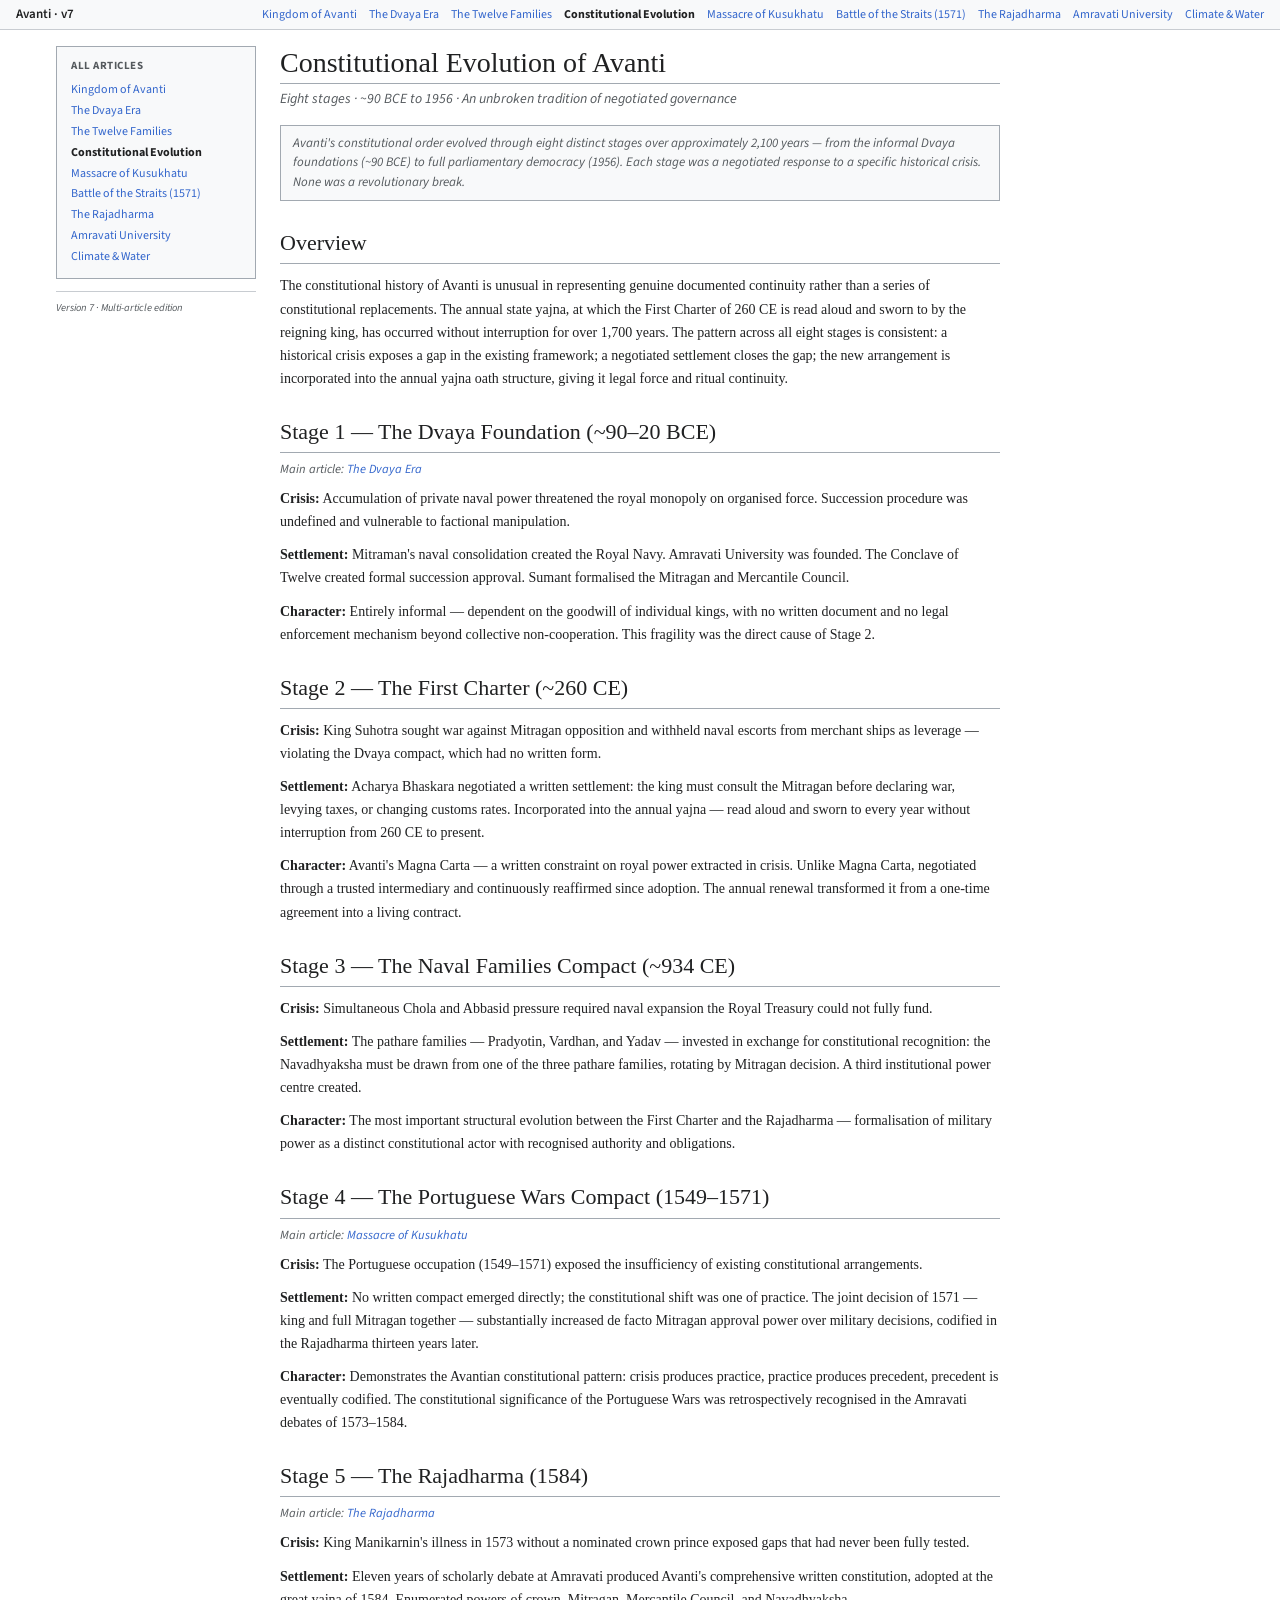
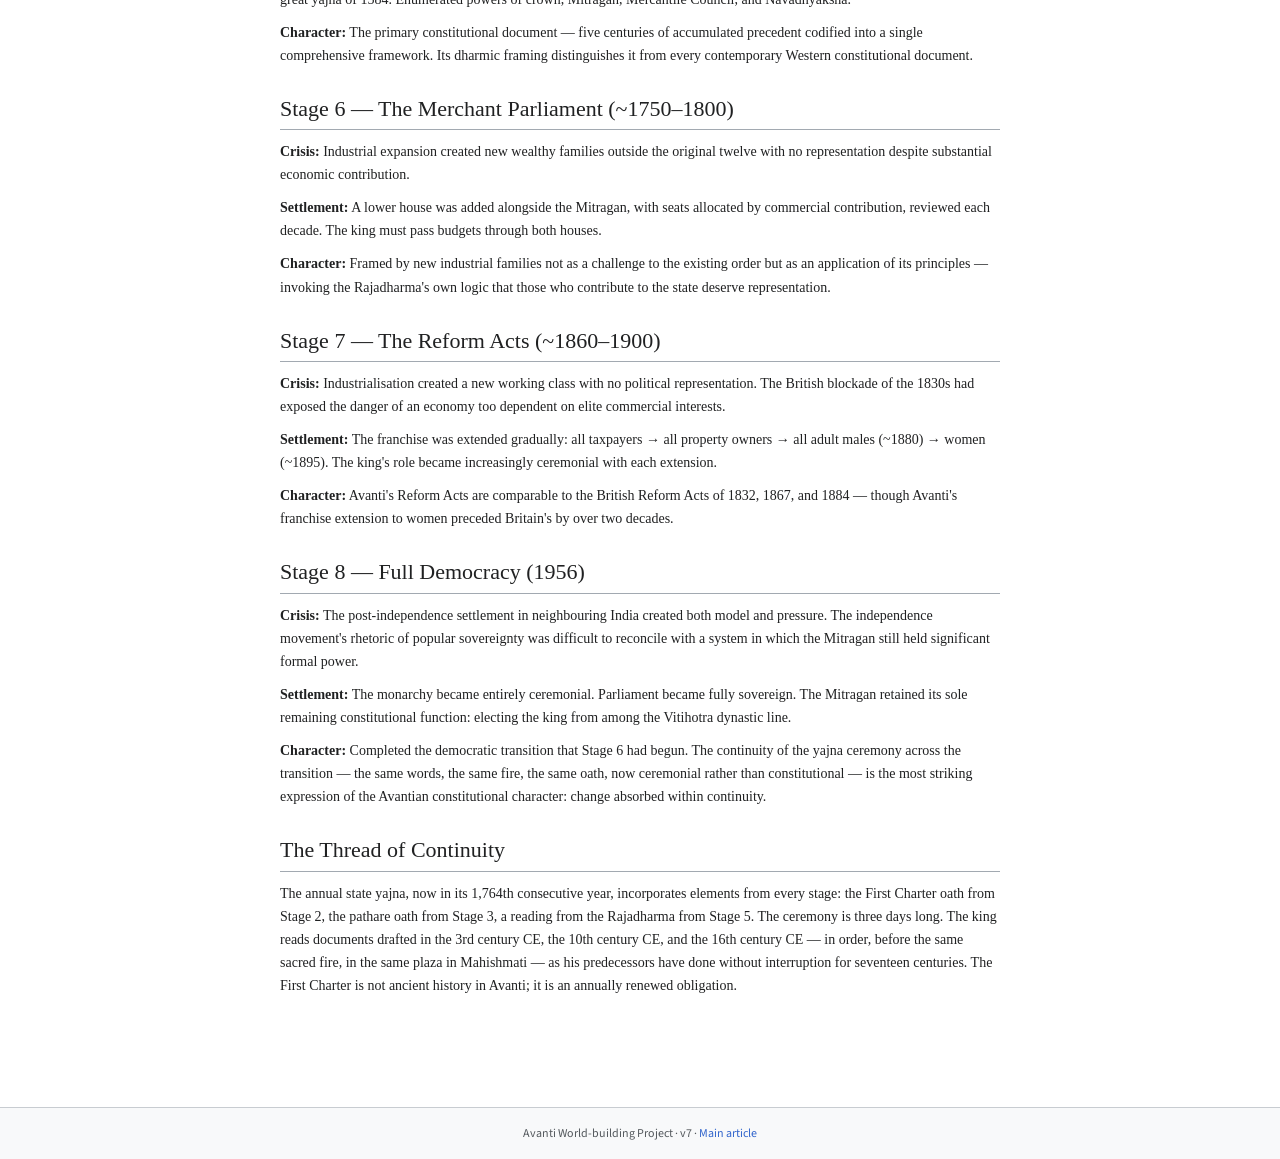
<file: constitutional-evolution.html>
<!DOCTYPE html><html lang="en"><head><meta charset="UTF-8"><meta name="viewport" content="width=device-width,initial-scale=1"><title>Constitutional Evolution of Avanti — Avanti</title><link rel="stylesheet" href="avanti.css"></head><body>
<div class="wiki-topbar"><span class="wiki-topbar-title">Avanti · v7</span><div class="wiki-topbar-links"><a href="index.html" >Kingdom of Avanti</a><a href="dvaya-era.html" >The Dvaya Era</a><a href="twelve-families.html" >The Twelve Families</a><a href="constitutional-evolution.html" style=font-weight:700;color:#202122>Constitutional Evolution</a><a href="massacre-of-kusukhatu.html" >Massacre of Kusukhatu</a><a href="battle-of-the-straits.html" >Battle of the Straits (1571)</a><a href="rajadharma.html" >The Rajadharma</a><a href="amravati-university.html" >Amravati University</a><a href="climate.html" >Climate &amp; Water</a></div></div>
<div class="wiki-wrap"><nav class="wiki-sidenav"><div class="article-nav"><div class="article-nav-title">All Articles</div><a href="index.html" >Kingdom of Avanti</a>
<a href="dvaya-era.html" >The Dvaya Era</a>
<a href="twelve-families.html" >The Twelve Families</a>
<a href="constitutional-evolution.html" class=current>Constitutional Evolution</a>
<a href="massacre-of-kusukhatu.html" >Massacre of Kusukhatu</a>
<a href="battle-of-the-straits.html" >Battle of the Straits (1571)</a>
<a href="rajadharma.html" >The Rajadharma</a>
<a href="amravati-university.html" >Amravati University</a>
<a href="climate.html" >Climate &amp; Water</a>
</div><div class="toc-version">Version 7 · Multi-article edition</div></nav>
<main class="wiki-content"><h1 class="wiki-page-title">Constitutional Evolution of Avanti</h1><p class="wiki-page-subtitle">Eight stages · ~90 BCE to 1956 · An unbroken tradition of negotiated governance</p>
<div class="wiki-notice">Avanti's constitutional order evolved through eight distinct stages over approximately 2,100 years — from the informal Dvaya foundations (~90 BCE) to full parliamentary democracy (1956). Each stage was a negotiated response to a specific historical crisis. None was a revolutionary break.</div>
<h1 class="wh1">Overview</h1>
<p class="wp">The constitutional history of Avanti is unusual in representing genuine documented continuity rather than a series of constitutional replacements. The annual state yajna, at which the First Charter of 260 CE is read aloud and sworn to by the reigning king, has occurred without interruption for over 1,700 years. The pattern across all eight stages is consistent: a historical crisis exposes a gap in the existing framework; a negotiated settlement closes the gap; the new arrangement is incorporated into the annual yajna oath structure, giving it legal force and ritual continuity.</p>
<div id="s1"><h1 class="wh1">Stage 1 — The Dvaya Foundation (~90–20 BCE)</h1> <p class="main-article">Main article: <a href="dvaya-era.html">The Dvaya Era</a></p>
<p class="wp"><b>Crisis:</b> Accumulation of private naval power threatened the royal monopoly on organised force. Succession procedure was undefined and vulnerable to factional manipulation.</p>
<p class="wp"><b>Settlement:</b> Mitraman's naval consolidation created the Royal Navy. Amravati University was founded. The Conclave of Twelve created formal succession approval. Sumant formalised the Mitragan and Mercantile Council.</p>
<p class="wp"><b>Character:</b> Entirely informal — dependent on the goodwill of individual kings, with no written document and no legal enforcement mechanism beyond collective non-cooperation. This fragility was the direct cause of Stage 2.</p></div>
<div id="s2"><h1 class="wh1">Stage 2 — The First Charter (~260 CE)</h1>
<p class="wp"><b>Crisis:</b> King Suhotra sought war against Mitragan opposition and withheld naval escorts from merchant ships as leverage — violating the Dvaya compact, which had no written form.</p>
<p class="wp"><b>Settlement:</b> Acharya Bhaskara negotiated a written settlement: the king must consult the Mitragan before declaring war, levying taxes, or changing customs rates. Incorporated into the annual yajna — read aloud and sworn to every year without interruption from 260 CE to present.</p>
<p class="wp"><b>Character:</b> Avanti's Magna Carta — a written constraint on royal power extracted in crisis. Unlike Magna Carta, negotiated through a trusted intermediary and continuously reaffirmed since adoption. The annual renewal transformed it from a one-time agreement into a living contract.</p></div>
<div id="s3"><h1 class="wh1">Stage 3 — The Naval Families Compact (~934 CE)</h1>
<p class="wp"><b>Crisis:</b> Simultaneous Chola and Abbasid pressure required naval expansion the Royal Treasury could not fully fund.</p>
<p class="wp"><b>Settlement:</b> The pathare families — Pradyotin, Vardhan, and Yadav — invested in exchange for constitutional recognition: the Navadhyaksha must be drawn from one of the three pathare families, rotating by Mitragan decision. A third institutional power centre created.</p>
<p class="wp"><b>Character:</b> The most important structural evolution between the First Charter and the Rajadharma — formalisation of military power as a distinct constitutional actor with recognised authority and obligations.</p></div>
<div id="s4"><h1 class="wh1">Stage 4 — The Portuguese Wars Compact (1549–1571)</h1> <p class="main-article">Main article: <a href="massacre-of-kusukhatu.html">Massacre of Kusukhatu</a></p>
<p class="wp"><b>Crisis:</b> The Portuguese occupation (1549–1571) exposed the insufficiency of existing constitutional arrangements.</p>
<p class="wp"><b>Settlement:</b> No written compact emerged directly; the constitutional shift was one of practice. The joint decision of 1571 — king and full Mitragan together — substantially increased de facto Mitragan approval power over military decisions, codified in the Rajadharma thirteen years later.</p>
<p class="wp"><b>Character:</b> Demonstrates the Avantian constitutional pattern: crisis produces practice, practice produces precedent, precedent is eventually codified. The constitutional significance of the Portuguese Wars was retrospectively recognised in the Amravati debates of 1573–1584.</p></div>
<div id="s5"><h1 class="wh1">Stage 5 — The Rajadharma (1584)</h1> <p class="main-article">Main article: <a href="rajadharma.html">The Rajadharma</a></p>
<p class="wp"><b>Crisis:</b> King Manikarnin's illness in 1573 without a nominated crown prince exposed gaps that had never been fully tested.</p>
<p class="wp"><b>Settlement:</b> Eleven years of scholarly debate at Amravati produced Avanti's comprehensive written constitution, adopted at the great yajna of 1584. Enumerated powers of crown, Mitragan, Mercantile Council, and Navadhyaksha.</p>
<p class="wp"><b>Character:</b> The primary constitutional document — five centuries of accumulated precedent codified into a single comprehensive framework. Its dharmic framing distinguishes it from every contemporary Western constitutional document.</p></div>
<div id="s6"><h1 class="wh1">Stage 6 — The Merchant Parliament (~1750–1800)</h1>
<p class="wp"><b>Crisis:</b> Industrial expansion created new wealthy families outside the original twelve with no representation despite substantial economic contribution.</p>
<p class="wp"><b>Settlement:</b> A lower house was added alongside the Mitragan, with seats allocated by commercial contribution, reviewed each decade. The king must pass budgets through both houses.</p>
<p class="wp"><b>Character:</b> Framed by new industrial families not as a challenge to the existing order but as an application of its principles — invoking the Rajadharma's own logic that those who contribute to the state deserve representation.</p></div>
<div id="s7"><h1 class="wh1">Stage 7 — The Reform Acts (~1860–1900)</h1>
<p class="wp"><b>Crisis:</b> Industrialisation created a new working class with no political representation. The British blockade of the 1830s had exposed the danger of an economy too dependent on elite commercial interests.</p>
<p class="wp"><b>Settlement:</b> The franchise was extended gradually: all taxpayers → all property owners → all adult males (~1880) → women (~1895). The king's role became increasingly ceremonial with each extension.</p>
<p class="wp"><b>Character:</b> Avanti's Reform Acts are comparable to the British Reform Acts of 1832, 1867, and 1884 — though Avanti's franchise extension to women preceded Britain's by over two decades.</p></div>
<div id="s8"><h1 class="wh1">Stage 8 — Full Democracy (1956)</h1>
<p class="wp"><b>Crisis:</b> The post-independence settlement in neighbouring India created both model and pressure. The independence movement's rhetoric of popular sovereignty was difficult to reconcile with a system in which the Mitragan still held significant formal power.</p>
<p class="wp"><b>Settlement:</b> The monarchy became entirely ceremonial. Parliament became fully sovereign. The Mitragan retained its sole remaining constitutional function: electing the king from among the Vitihotra dynastic line.</p>
<p class="wp"><b>Character:</b> Completed the democratic transition that Stage 6 had begun. The continuity of the yajna ceremony across the transition — the same words, the same fire, the same oath, now ceremonial rather than constitutional — is the most striking expression of the Avantian constitutional character: change absorbed within continuity.</p></div>
<h1 class="wh1">The Thread of Continuity</h1>
<p class="wp">The annual state yajna, now in its 1,764th consecutive year, incorporates elements from every stage: the First Charter oath from Stage 2, the pathare oath from Stage 3, a reading from the Rajadharma from Stage 5. The ceremony is three days long. The king reads documents drafted in the 3rd century CE, the 10th century CE, and the 16th century CE — in order, before the same sacred fire, in the same plaza in Mahishmati — as his predecessors have done without interruption for seventeen centuries. The First Charter is not ancient history in Avanti; it is an annually renewed obligation.</p>
</main></div>
<div class="wiki-footer">Avanti World-building Project · v7 · <a href="index.html">Main article</a></div></body></html>
</file>
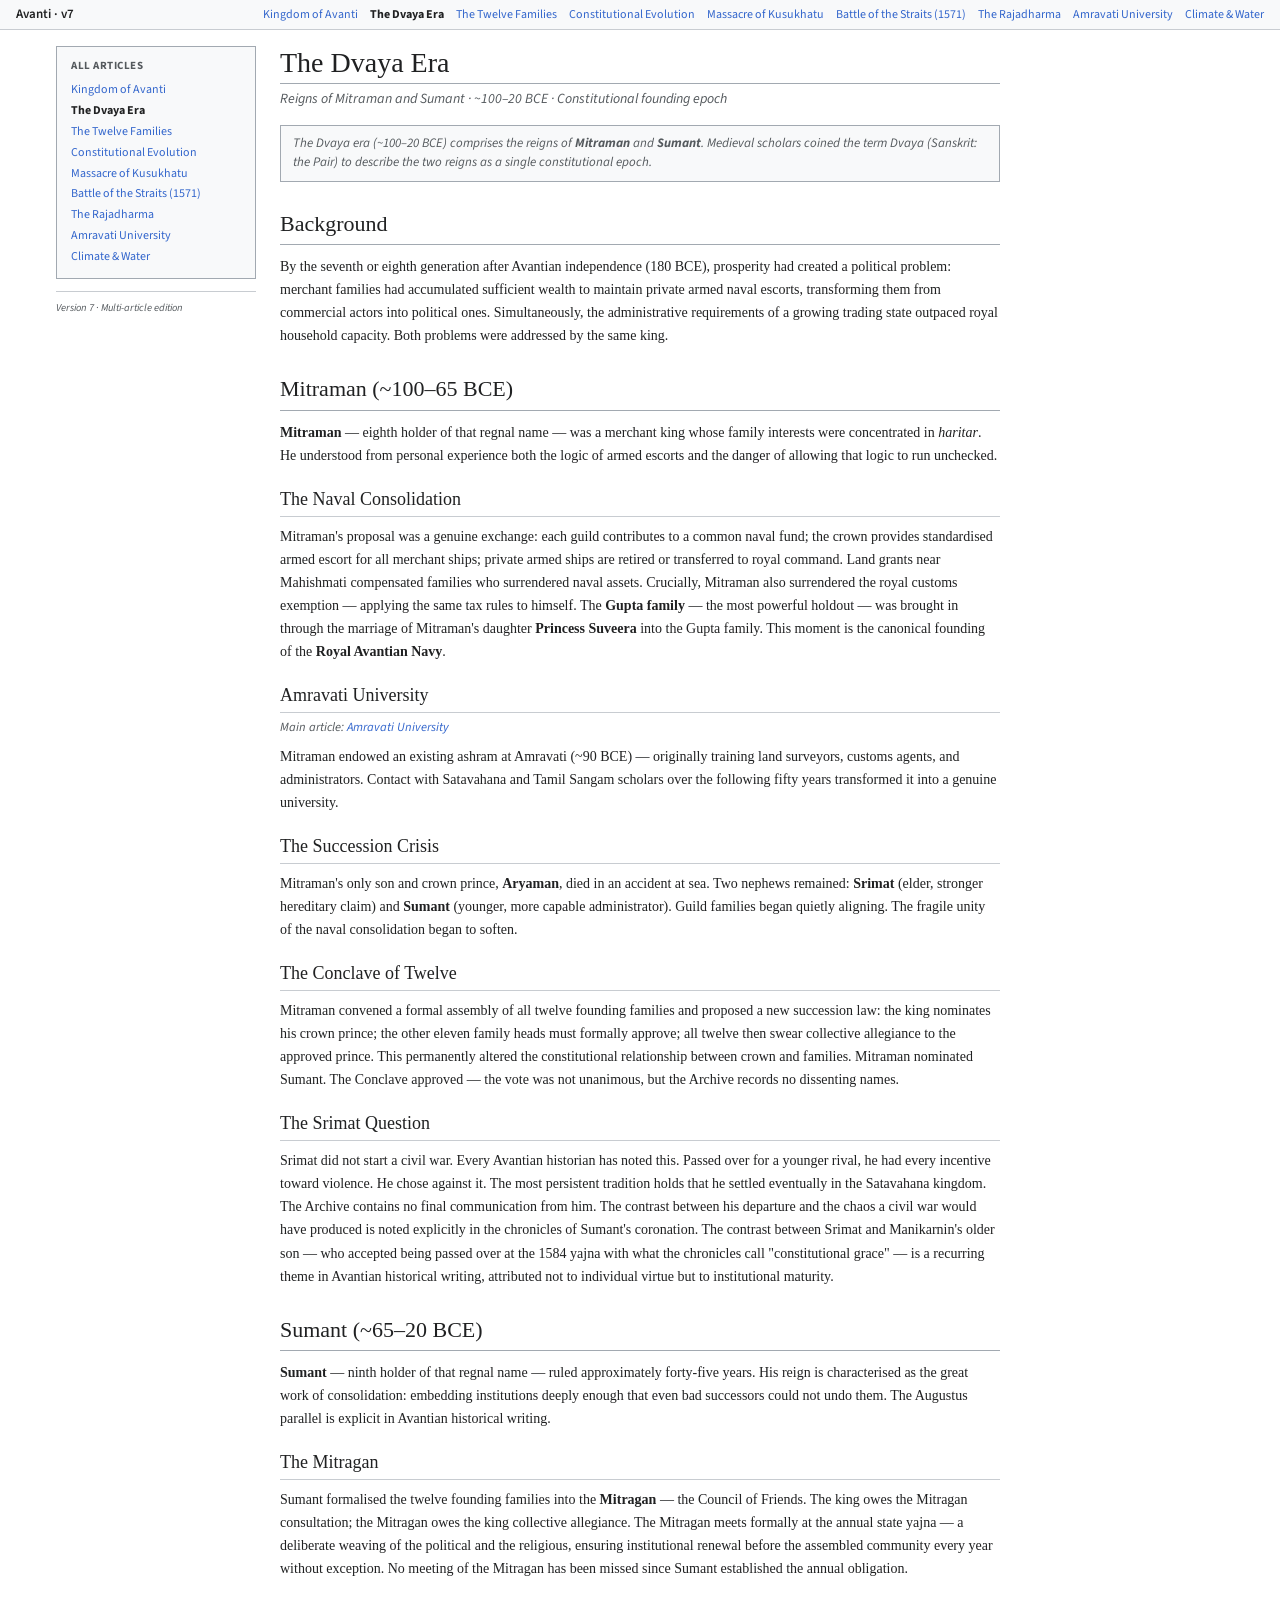
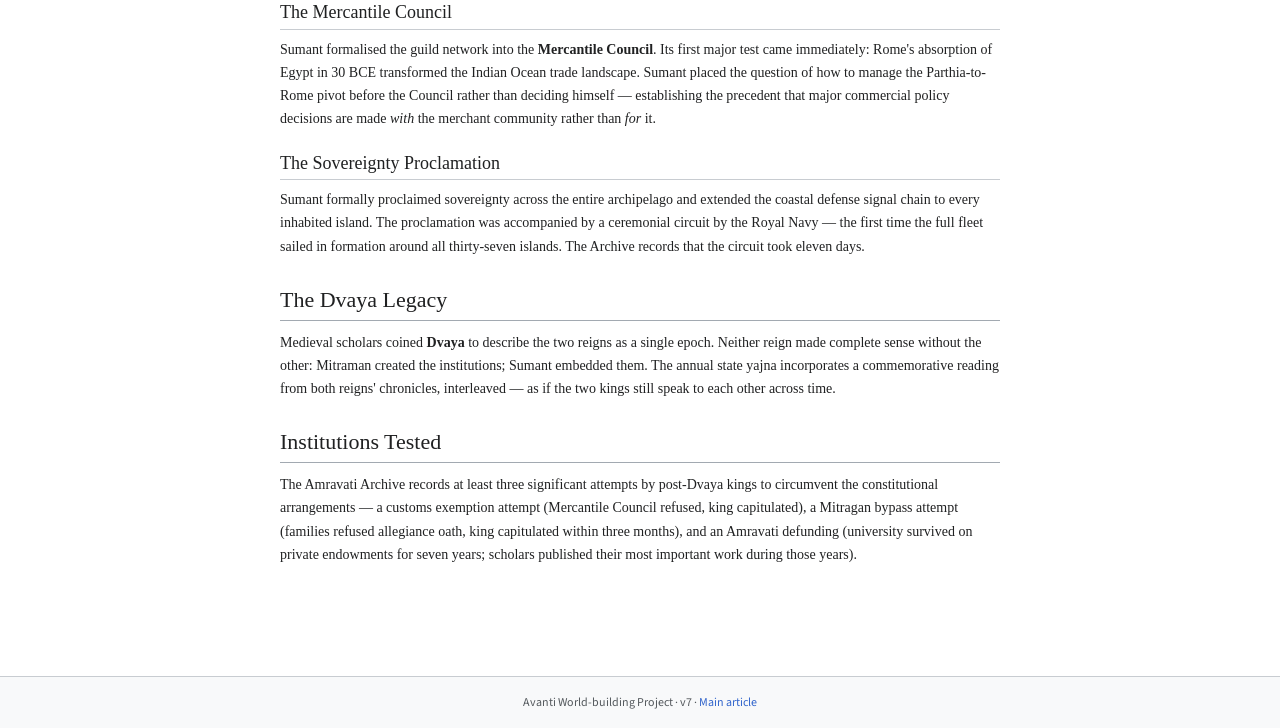
<file: dvaya-era.html>
<!DOCTYPE html><html lang="en"><head><meta charset="UTF-8"><meta name="viewport" content="width=device-width,initial-scale=1"><title>The Dvaya Era — Avanti</title><link rel="stylesheet" href="avanti.css"></head><body>
<div class="wiki-topbar"><span class="wiki-topbar-title">Avanti · v7</span><div class="wiki-topbar-links"><a href="index.html" >Kingdom of Avanti</a><a href="dvaya-era.html" style=font-weight:700;color:#202122>The Dvaya Era</a><a href="twelve-families.html" >The Twelve Families</a><a href="constitutional-evolution.html" >Constitutional Evolution</a><a href="massacre-of-kusukhatu.html" >Massacre of Kusukhatu</a><a href="battle-of-the-straits.html" >Battle of the Straits (1571)</a><a href="rajadharma.html" >The Rajadharma</a><a href="amravati-university.html" >Amravati University</a><a href="climate.html" >Climate &amp; Water</a></div></div>
<div class="wiki-wrap"><nav class="wiki-sidenav"><div class="article-nav"><div class="article-nav-title">All Articles</div><a href="index.html" >Kingdom of Avanti</a>
<a href="dvaya-era.html" class=current>The Dvaya Era</a>
<a href="twelve-families.html" >The Twelve Families</a>
<a href="constitutional-evolution.html" >Constitutional Evolution</a>
<a href="massacre-of-kusukhatu.html" >Massacre of Kusukhatu</a>
<a href="battle-of-the-straits.html" >Battle of the Straits (1571)</a>
<a href="rajadharma.html" >The Rajadharma</a>
<a href="amravati-university.html" >Amravati University</a>
<a href="climate.html" >Climate &amp; Water</a>
</div><div class="toc-version">Version 7 · Multi-article edition</div></nav>
<main class="wiki-content"><h1 class="wiki-page-title">The Dvaya Era</h1><p class="wiki-page-subtitle">Reigns of Mitraman and Sumant · ~100–20 BCE · Constitutional founding epoch</p>
<div class="wiki-notice">The Dvaya era (~100–20 BCE) comprises the reigns of <b>Mitraman</b> and <b>Sumant</b>. Medieval scholars coined the term <i>Dvaya</i> (Sanskrit: the Pair) to describe the two reigns as a single constitutional epoch.</div>
<h1 class="wh1">Background</h1>
<p class="wp">By the seventh or eighth generation after Avantian independence (180 BCE), prosperity had created a political problem: merchant families had accumulated sufficient wealth to maintain private armed naval escorts, transforming them from commercial actors into political ones. Simultaneously, the administrative requirements of a growing trading state outpaced royal household capacity. Both problems were addressed by the same king.</p>
<h1 class="wh1">Mitraman (~100–65 BCE)</h1>
<p class="wp"><b>Mitraman</b> — eighth holder of that regnal name — was a merchant king whose family interests were concentrated in <i>haritar</i>. He understood from personal experience both the logic of armed escorts and the danger of allowing that logic to run unchecked.</p>
<h2 class="wh2">The Naval Consolidation</h2>
<p class="wp">Mitraman's proposal was a genuine exchange: each guild contributes to a common naval fund; the crown provides standardised armed escort for all merchant ships; private armed ships are retired or transferred to royal command. Land grants near Mahishmati compensated families who surrendered naval assets. Crucially, Mitraman also surrendered the royal customs exemption — applying the same tax rules to himself. The <b>Gupta family</b> — the most powerful holdout — was brought in through the marriage of Mitraman's daughter <b>Princess Suveera</b> into the Gupta family. This moment is the canonical founding of the <b>Royal Avantian Navy</b>.</p>
<h2 class="wh2">Amravati University</h2>
<p class="main-article">Main article: <a href="amravati-university.html">Amravati University</a></p>
<p class="wp">Mitraman endowed an existing ashram at Amravati (~90 BCE) — originally training land surveyors, customs agents, and administrators. Contact with Satavahana and Tamil Sangam scholars over the following fifty years transformed it into a genuine university.</p>
<h2 class="wh2">The Succession Crisis</h2>
<p class="wp">Mitraman's only son and crown prince, <b>Aryaman</b>, died in an accident at sea. Two nephews remained: <b>Srimat</b> (elder, stronger hereditary claim) and <b>Sumant</b> (younger, more capable administrator). Guild families began quietly aligning. The fragile unity of the naval consolidation began to soften.</p>
<h2 class="wh2">The Conclave of Twelve</h2>
<p class="wp">Mitraman convened a formal assembly of all twelve founding families and proposed a new succession law: the king nominates his crown prince; the other eleven family heads must formally approve; all twelve then swear collective allegiance to the approved prince. This permanently altered the constitutional relationship between crown and families. Mitraman nominated Sumant. The Conclave approved — the vote was not unanimous, but the Archive records no dissenting names.</p>
<h2 class="wh2">The Srimat Question</h2>
<p class="wp">Srimat did not start a civil war. Every Avantian historian has noted this. Passed over for a younger rival, he had every incentive toward violence. He chose against it. The most persistent tradition holds that he settled eventually in the Satavahana kingdom. The Archive contains no final communication from him. The contrast between his departure and the chaos a civil war would have produced is noted explicitly in the chronicles of Sumant's coronation. The contrast between Srimat and Manikarnin's older son — who accepted being passed over at the 1584 yajna with what the chronicles call "constitutional grace" — is a recurring theme in Avantian historical writing, attributed not to individual virtue but to institutional maturity.</p>
<h1 class="wh1">Sumant (~65–20 BCE)</h1>
<p class="wp"><b>Sumant</b> — ninth holder of that regnal name — ruled approximately forty-five years. His reign is characterised as the great work of consolidation: embedding institutions deeply enough that even bad successors could not undo them. The Augustus parallel is explicit in Avantian historical writing.</p>
<h2 class="wh2">The Mitragan</h2>
<p class="wp">Sumant formalised the twelve founding families into the <b>Mitragan</b> — the Council of Friends. The king owes the Mitragan consultation; the Mitragan owes the king collective allegiance. The Mitragan meets formally at the annual state yajna — a deliberate weaving of the political and the religious, ensuring institutional renewal before the assembled community every year without exception. No meeting of the Mitragan has been missed since Sumant established the annual obligation.</p>
<h2 class="wh2">The Mercantile Council</h2>
<p class="wp">Sumant formalised the guild network into the <b>Mercantile Council</b>. Its first major test came immediately: Rome's absorption of Egypt in 30 BCE transformed the Indian Ocean trade landscape. Sumant placed the question of how to manage the Parthia-to-Rome pivot before the Council rather than deciding himself — establishing the precedent that major commercial policy decisions are made <i>with</i> the merchant community rather than <i>for</i> it.</p>
<h2 class="wh2">The Sovereignty Proclamation</h2>
<p class="wp">Sumant formally proclaimed sovereignty across the entire archipelago and extended the coastal defense signal chain to every inhabited island. The proclamation was accompanied by a ceremonial circuit by the Royal Navy — the first time the full fleet sailed in formation around all thirty-seven islands. The Archive records that the circuit took eleven days.</p>
<h1 class="wh1">The Dvaya Legacy</h1>
<p class="wp">Medieval scholars coined <b>Dvaya</b> to describe the two reigns as a single epoch. Neither reign made complete sense without the other: Mitraman created the institutions; Sumant embedded them. The annual state yajna incorporates a commemorative reading from both reigns' chronicles, interleaved — as if the two kings still speak to each other across time.</p>
<h1 class="wh1">Institutions Tested</h1>
<p class="wp">The Amravati Archive records at least three significant attempts by post-Dvaya kings to circumvent the constitutional arrangements — a customs exemption attempt (Mercantile Council refused, king capitulated), a Mitragan bypass attempt (families refused allegiance oath, king capitulated within three months), and an Amravati defunding (university survived on private endowments for seven years; scholars published their most important work during those years).</p>
</main></div>
<div class="wiki-footer">Avanti World-building Project · v7 · <a href="index.html">Main article</a></div></body></html>
</file>
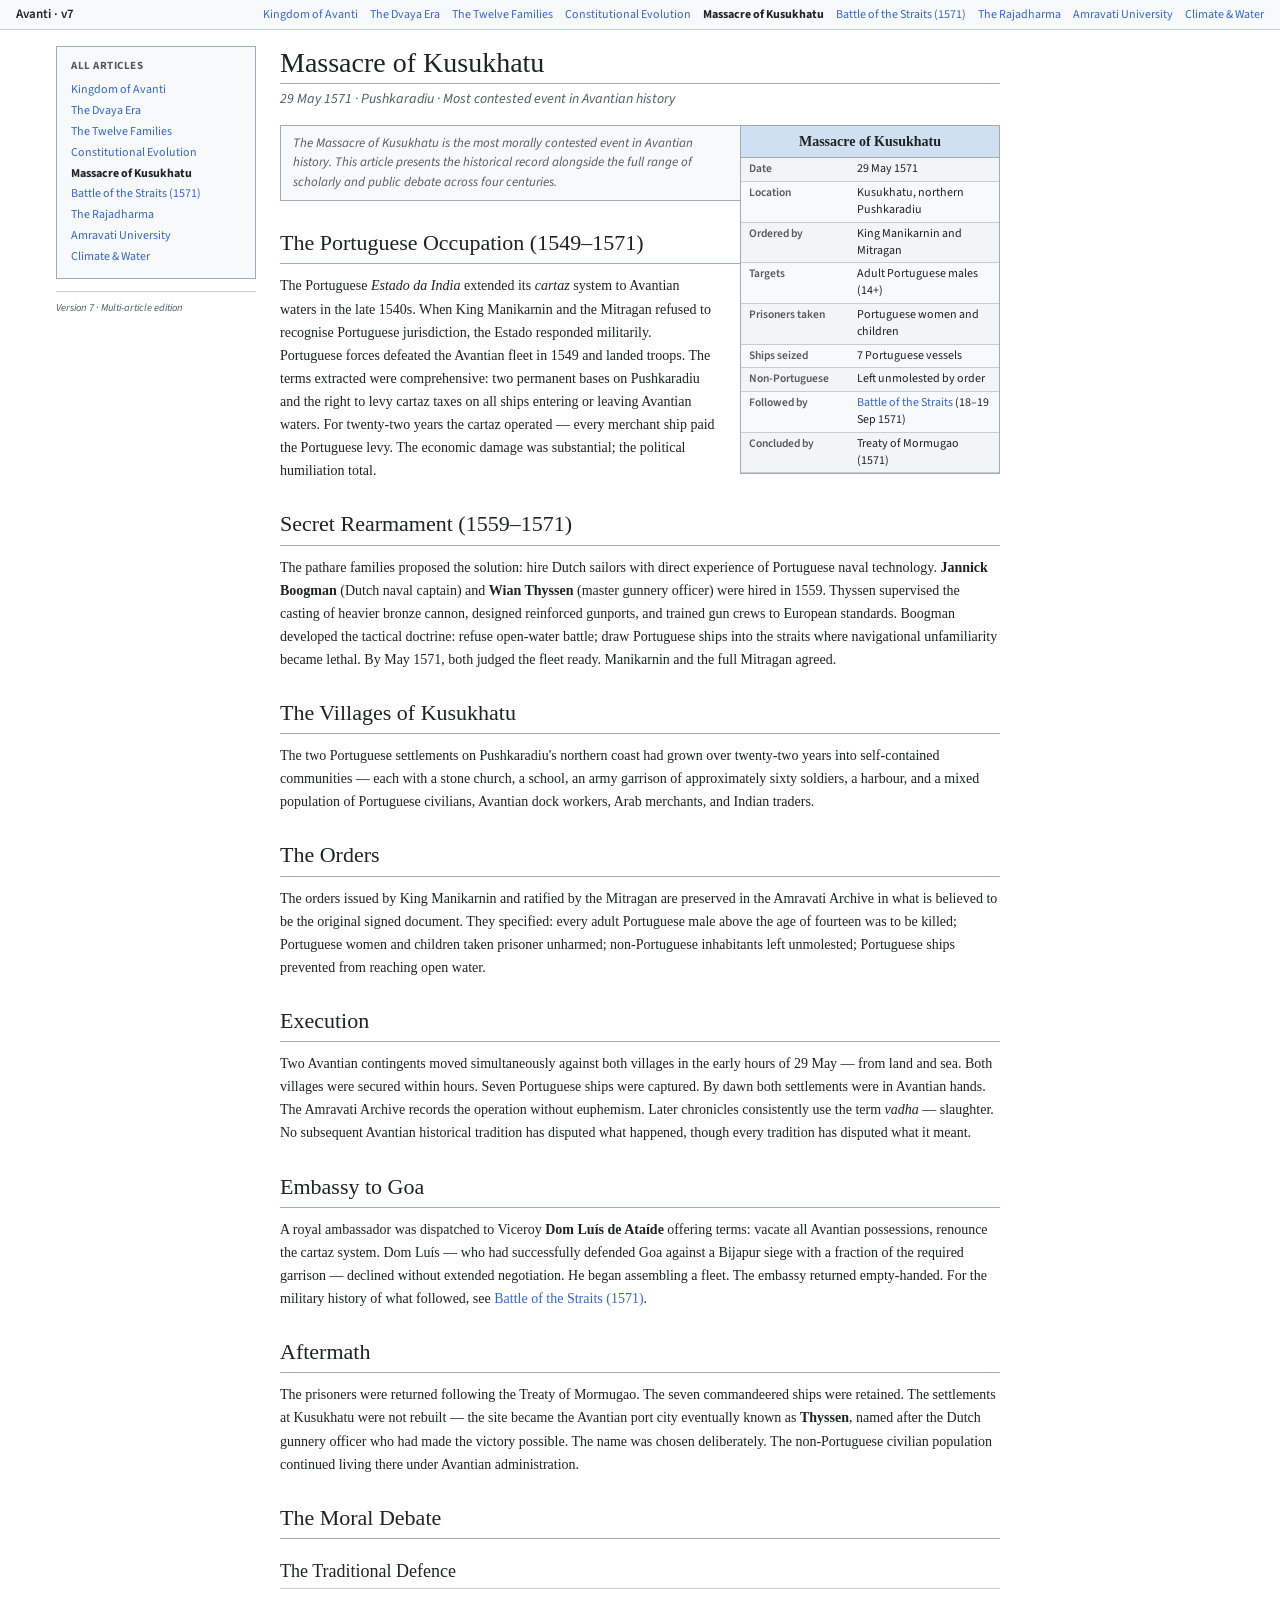
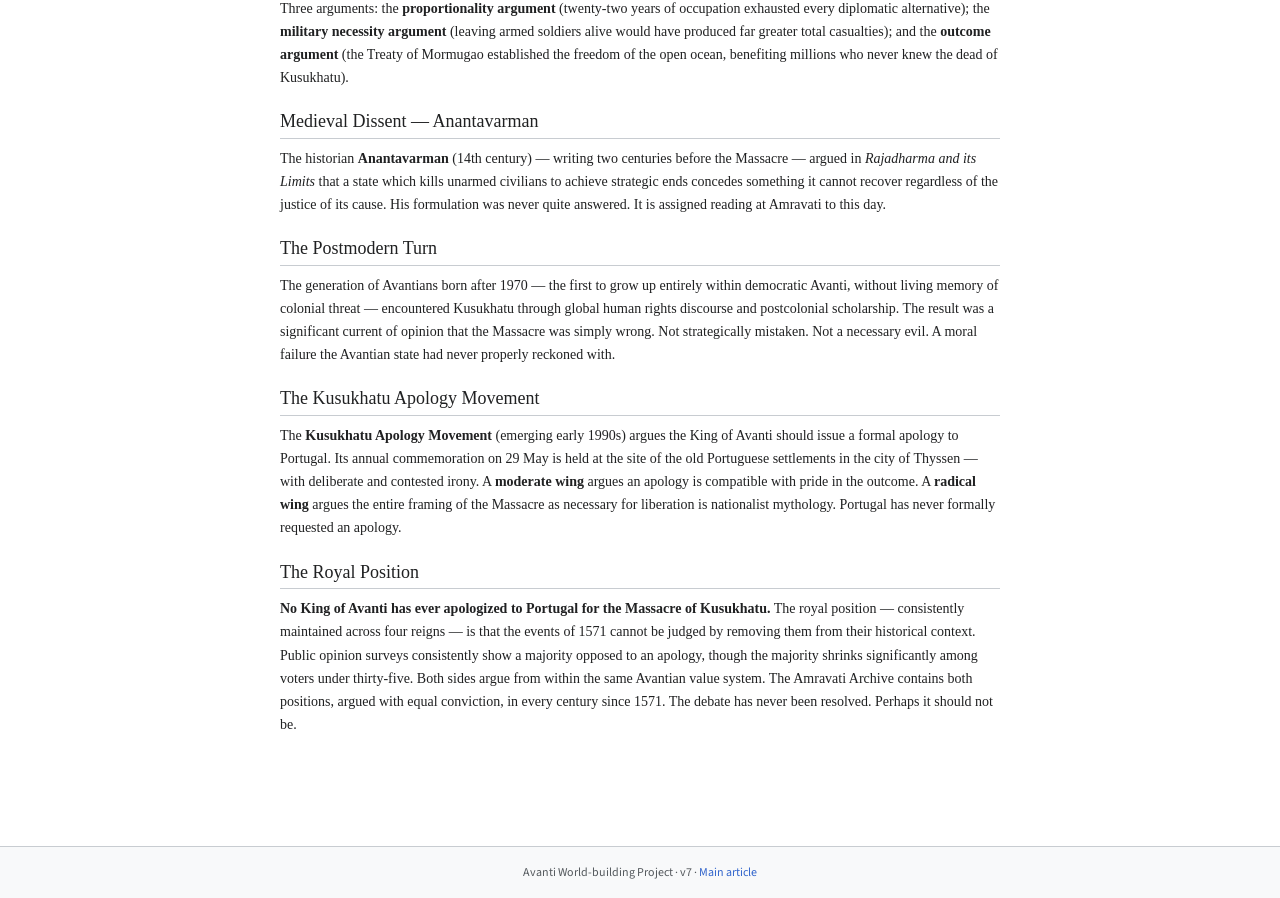
<file: massacre-of-kusukhatu.html>
<!DOCTYPE html><html lang="en"><head><meta charset="UTF-8"><meta name="viewport" content="width=device-width,initial-scale=1"><title>Massacre of Kusukhatu — Avanti</title><link rel="stylesheet" href="avanti.css"></head><body>
<div class="wiki-topbar"><span class="wiki-topbar-title">Avanti · v7</span><div class="wiki-topbar-links"><a href="index.html" >Kingdom of Avanti</a><a href="dvaya-era.html" >The Dvaya Era</a><a href="twelve-families.html" >The Twelve Families</a><a href="constitutional-evolution.html" >Constitutional Evolution</a><a href="massacre-of-kusukhatu.html" style=font-weight:700;color:#202122>Massacre of Kusukhatu</a><a href="battle-of-the-straits.html" >Battle of the Straits (1571)</a><a href="rajadharma.html" >The Rajadharma</a><a href="amravati-university.html" >Amravati University</a><a href="climate.html" >Climate &amp; Water</a></div></div>
<div class="wiki-wrap"><nav class="wiki-sidenav"><div class="article-nav"><div class="article-nav-title">All Articles</div><a href="index.html" >Kingdom of Avanti</a>
<a href="dvaya-era.html" >The Dvaya Era</a>
<a href="twelve-families.html" >The Twelve Families</a>
<a href="constitutional-evolution.html" >Constitutional Evolution</a>
<a href="massacre-of-kusukhatu.html" class=current>Massacre of Kusukhatu</a>
<a href="battle-of-the-straits.html" >Battle of the Straits (1571)</a>
<a href="rajadharma.html" >The Rajadharma</a>
<a href="amravati-university.html" >Amravati University</a>
<a href="climate.html" >Climate &amp; Water</a>
</div><div class="toc-version">Version 7 · Multi-article edition</div></nav>
<main class="wiki-content"><h1 class="wiki-page-title">Massacre of Kusukhatu</h1><p class="wiki-page-subtitle">29 May 1571 · Pushkaradiu · Most contested event in Avantian history</p>
<div class="infobox"><div class="infobox-title">Massacre of Kusukhatu</div><table><tr><td>Date</td><td>29 May 1571</td></tr><tr><td>Location</td><td>Kusukhatu, northern Pushkaradiu</td></tr><tr><td>Ordered by</td><td>King Manikarnin and Mitragan</td></tr><tr><td>Targets</td><td>Adult Portuguese males (14+)</td></tr><tr><td>Prisoners taken</td><td>Portuguese women and children</td></tr><tr><td>Ships seized</td><td>7 Portuguese vessels</td></tr><tr><td>Non-Portuguese</td><td>Left unmolested by order</td></tr><tr><td>Followed by</td><td><a href="battle-of-the-straits.html">Battle of the Straits</a> (18–19 Sep 1571)</td></tr><tr><td>Concluded by</td><td>Treaty of Mormugao (1571)</td></tr></table></div>
<div class="wiki-notice">The Massacre of Kusukhatu is the most morally contested event in Avantian history. This article presents the historical record alongside the full range of scholarly and public debate across four centuries.</div>
<h1 class="wh1">The Portuguese Occupation (1549–1571)</h1>
<p class="wp">The Portuguese <i>Estado da India</i> extended its <i>cartaz</i> system to Avantian waters in the late 1540s. When King Manikarnin and the Mitragan refused to recognise Portuguese jurisdiction, the Estado responded militarily. Portuguese forces defeated the Avantian fleet in 1549 and landed troops. The terms extracted were comprehensive: two permanent bases on Pushkaradiu and the right to levy cartaz taxes on all ships entering or leaving Avantian waters. For twenty-two years the cartaz operated — every merchant ship paid the Portuguese levy. The economic damage was substantial; the political humiliation total.</p>
<h1 class="wh1">Secret Rearmament (1559–1571)</h1>
<p class="wp">The pathare families proposed the solution: hire Dutch sailors with direct experience of Portuguese naval technology. <b>Jannick Boogman</b> (Dutch naval captain) and <b>Wian Thyssen</b> (master gunnery officer) were hired in 1559. Thyssen supervised the casting of heavier bronze cannon, designed reinforced gunports, and trained gun crews to European standards. Boogman developed the tactical doctrine: refuse open-water battle; draw Portuguese ships into the straits where navigational unfamiliarity became lethal. By May 1571, both judged the fleet ready. Manikarnin and the full Mitragan agreed.</p>
<h1 class="wh1">The Villages of Kusukhatu</h1>
<p class="wp">The two Portuguese settlements on Pushkaradiu's northern coast had grown over twenty-two years into self-contained communities — each with a stone church, a school, an army garrison of approximately sixty soldiers, a harbour, and a mixed population of Portuguese civilians, Avantian dock workers, Arab merchants, and Indian traders.</p>
<h1 class="wh1">The Orders</h1>
<p class="wp">The orders issued by King Manikarnin and ratified by the Mitragan are preserved in the Amravati Archive in what is believed to be the original signed document. They specified: every adult Portuguese male above the age of fourteen was to be killed; Portuguese women and children taken prisoner unharmed; non-Portuguese inhabitants left unmolested; Portuguese ships prevented from reaching open water.</p>
<h1 class="wh1">Execution</h1>
<p class="wp">Two Avantian contingents moved simultaneously against both villages in the early hours of 29 May — from land and sea. Both villages were secured within hours. Seven Portuguese ships were captured. By dawn both settlements were in Avantian hands. The Amravati Archive records the operation without euphemism. Later chronicles consistently use the term <i>vadha</i> — slaughter. No subsequent Avantian historical tradition has disputed what happened, though every tradition has disputed what it meant.</p>
<h1 class="wh1">Embassy to Goa</h1>
<p class="wp">A royal ambassador was dispatched to Viceroy <b>Dom Luís de Ataíde</b> offering terms: vacate all Avantian possessions, renounce the cartaz system. Dom Luís — who had successfully defended Goa against a Bijapur siege with a fraction of the required garrison — declined without extended negotiation. He began assembling a fleet. The embassy returned empty-handed. For the military history of what followed, see <a href="battle-of-the-straits.html">Battle of the Straits (1571)</a>.</p>
<h1 class="wh1">Aftermath</h1>
<p class="wp">The prisoners were returned following the Treaty of Mormugao. The seven commandeered ships were retained. The settlements at Kusukhatu were not rebuilt — the site became the Avantian port city eventually known as <b>Thyssen</b>, named after the Dutch gunnery officer who had made the victory possible. The name was chosen deliberately. The non-Portuguese civilian population continued living there under Avantian administration.</p>
<h1 class="wh1">The Moral Debate</h1>
<h2 class="wh2">The Traditional Defence</h2>
<p class="wp">Three arguments: the <b>proportionality argument</b> (twenty-two years of occupation exhausted every diplomatic alternative); the <b>military necessity argument</b> (leaving armed soldiers alive would have produced far greater total casualties); and the <b>outcome argument</b> (the Treaty of Mormugao established the freedom of the open ocean, benefiting millions who never knew the dead of Kusukhatu).</p>
<h2 class="wh2">Medieval Dissent — Anantavarman</h2>
<p class="wp">The historian <b>Anantavarman</b> (14th century) — writing two centuries before the Massacre — argued in <i>Rajadharma and its Limits</i> that a state which kills unarmed civilians to achieve strategic ends concedes something it cannot recover regardless of the justice of its cause. His formulation was never quite answered. It is assigned reading at Amravati to this day.</p>
<h2 class="wh2">The Postmodern Turn</h2>
<p class="wp">The generation of Avantians born after 1970 — the first to grow up entirely within democratic Avanti, without living memory of colonial threat — encountered Kusukhatu through global human rights discourse and postcolonial scholarship. The result was a significant current of opinion that the Massacre was simply wrong. Not strategically mistaken. Not a necessary evil. A moral failure the Avantian state had never properly reckoned with.</p>
<h2 class="wh2">The Kusukhatu Apology Movement</h2>
<p class="wp">The <b>Kusukhatu Apology Movement</b> (emerging early 1990s) argues the King of Avanti should issue a formal apology to Portugal. Its annual commemoration on 29 May is held at the site of the old Portuguese settlements in the city of Thyssen — with deliberate and contested irony. A <b>moderate wing</b> argues an apology is compatible with pride in the outcome. A <b>radical wing</b> argues the entire framing of the Massacre as necessary for liberation is nationalist mythology. Portugal has never formally requested an apology.</p>
<h2 class="wh2">The Royal Position</h2>
<p class="wp"><b>No King of Avanti has ever apologized to Portugal for the Massacre of Kusukhatu.</b> The royal position — consistently maintained across four reigns — is that the events of 1571 cannot be judged by removing them from their historical context. Public opinion surveys consistently show a majority opposed to an apology, though the majority shrinks significantly among voters under thirty-five. Both sides argue from within the same Avantian value system. The Amravati Archive contains both positions, argued with equal conviction, in every century since 1571. The debate has never been resolved. Perhaps it should not be.</p>
</main></div>
<div class="wiki-footer">Avanti World-building Project · v7 · <a href="index.html">Main article</a></div></body></html>
</file>
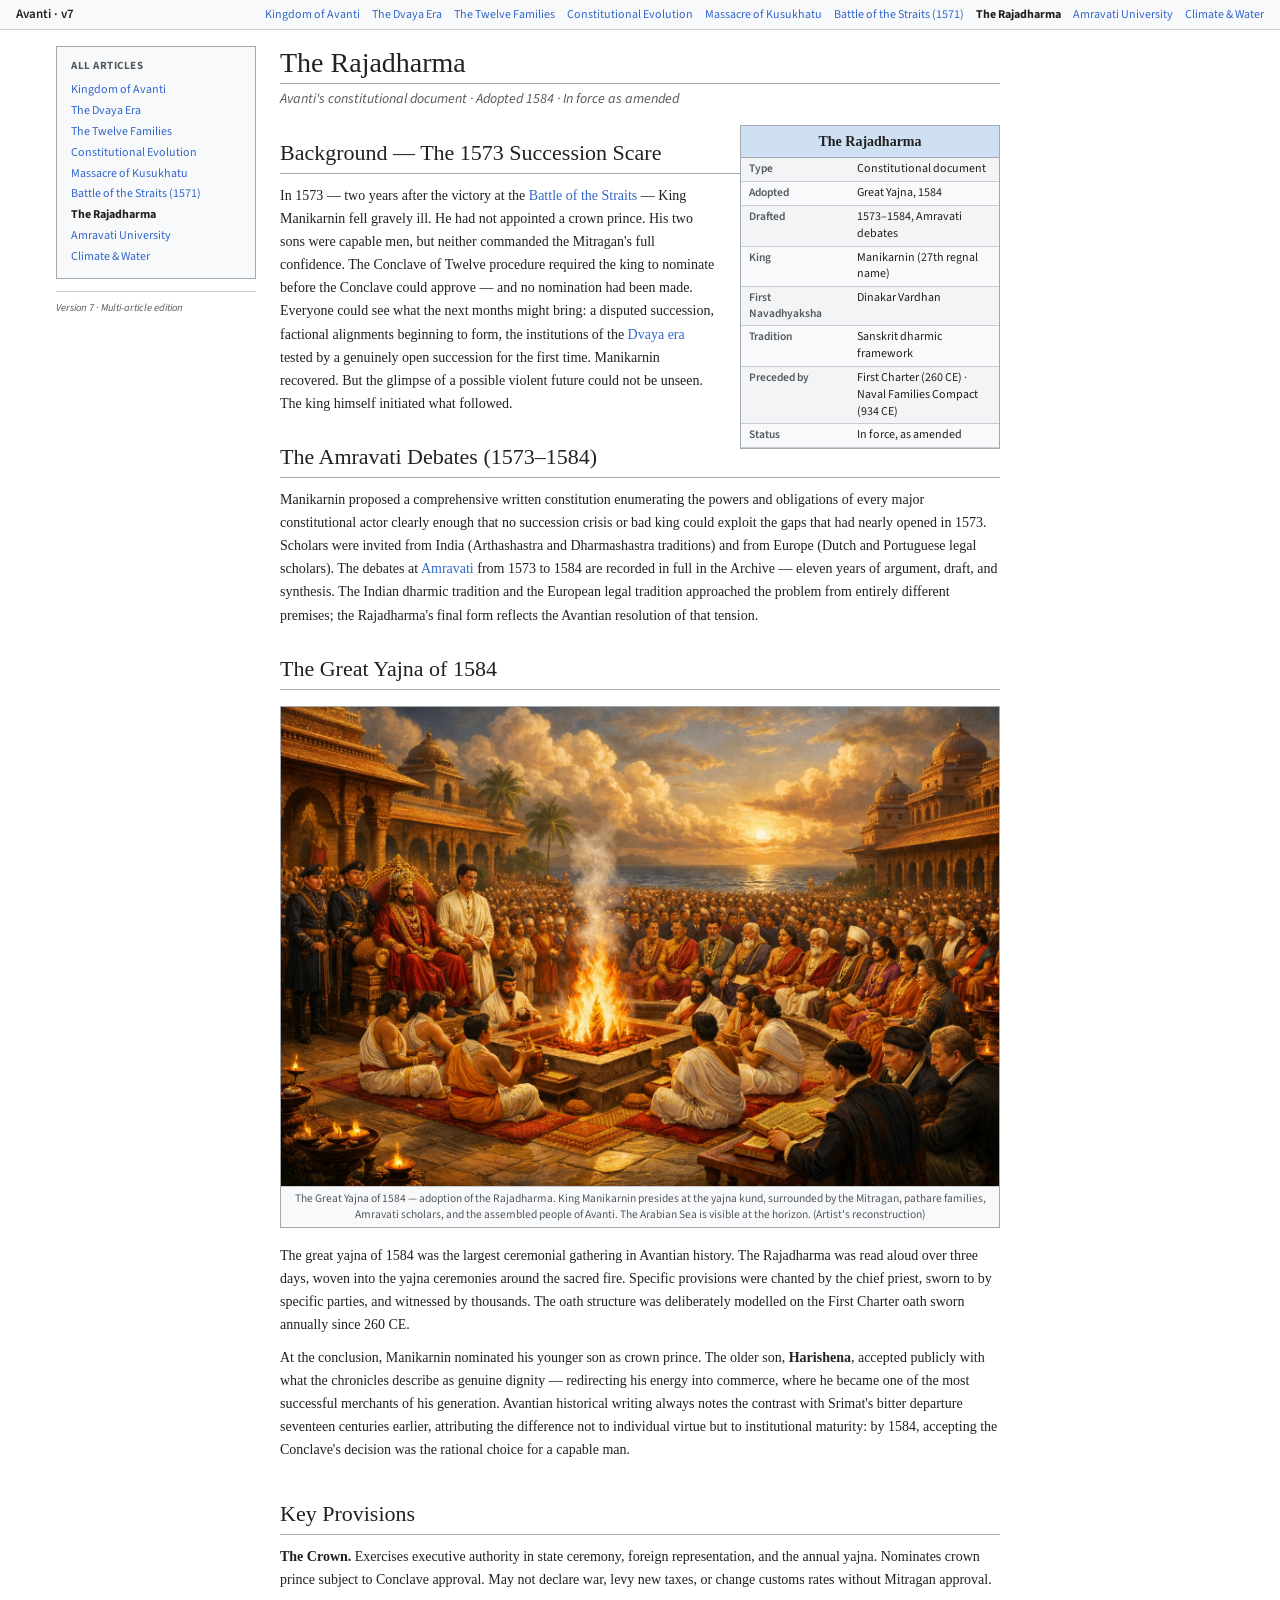
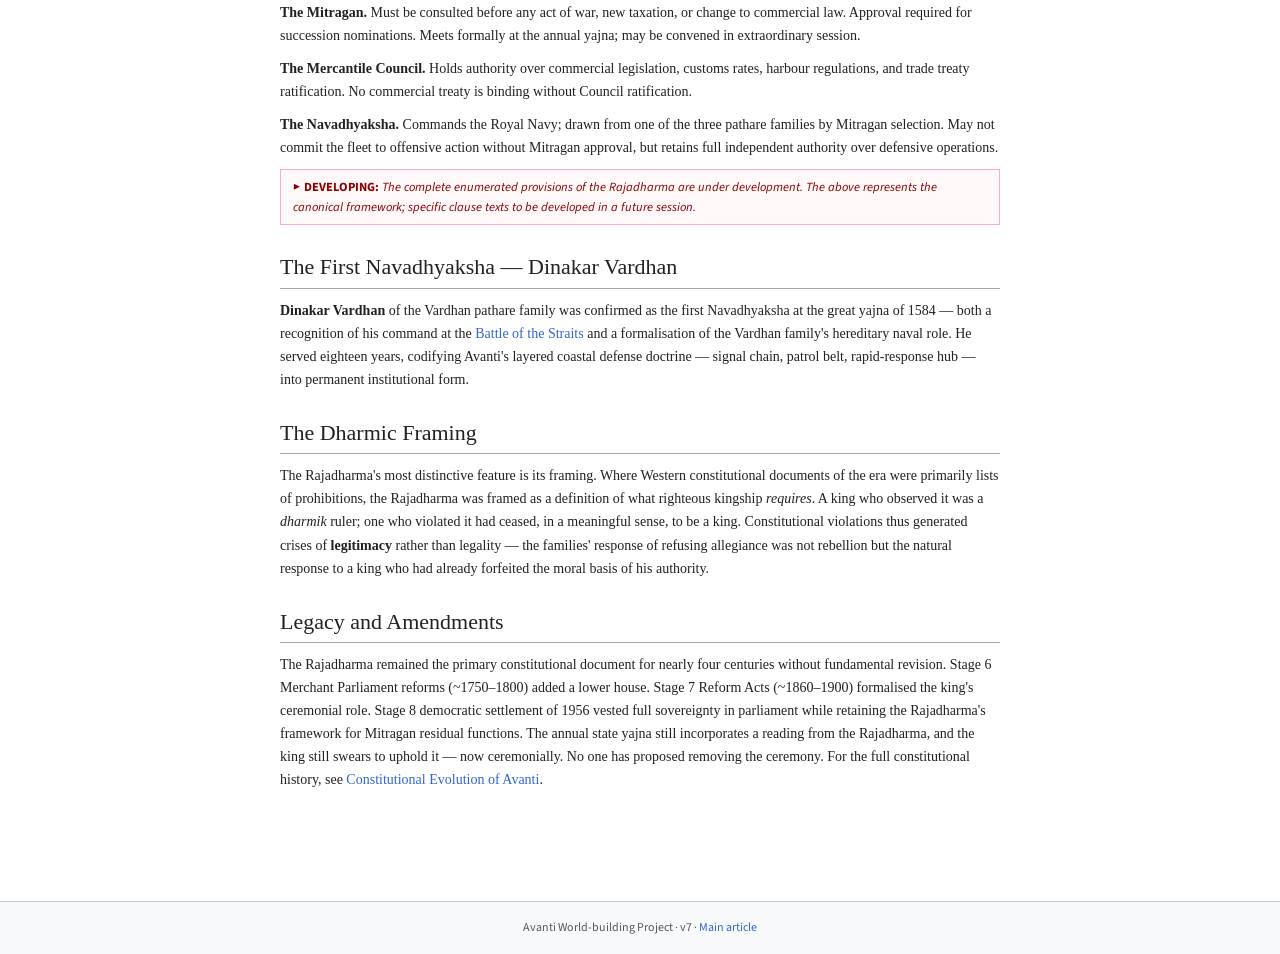
<file: rajadharma.html>
<!DOCTYPE html><html lang="en"><head><meta charset="UTF-8"><meta name="viewport" content="width=device-width,initial-scale=1"><title>The Rajadharma — Avanti</title><link rel="stylesheet" href="avanti.css"></head><body>
<div class="wiki-topbar"><span class="wiki-topbar-title">Avanti · v7</span><div class="wiki-topbar-links"><a href="index.html" >Kingdom of Avanti</a><a href="dvaya-era.html" >The Dvaya Era</a><a href="twelve-families.html" >The Twelve Families</a><a href="constitutional-evolution.html" >Constitutional Evolution</a><a href="massacre-of-kusukhatu.html" >Massacre of Kusukhatu</a><a href="battle-of-the-straits.html" >Battle of the Straits (1571)</a><a href="rajadharma.html" style=font-weight:700;color:#202122>The Rajadharma</a><a href="amravati-university.html" >Amravati University</a><a href="climate.html" >Climate &amp; Water</a></div></div>
<div class="wiki-wrap"><nav class="wiki-sidenav"><div class="article-nav"><div class="article-nav-title">All Articles</div><a href="index.html" >Kingdom of Avanti</a>
<a href="dvaya-era.html" >The Dvaya Era</a>
<a href="twelve-families.html" >The Twelve Families</a>
<a href="constitutional-evolution.html" >Constitutional Evolution</a>
<a href="massacre-of-kusukhatu.html" >Massacre of Kusukhatu</a>
<a href="battle-of-the-straits.html" >Battle of the Straits (1571)</a>
<a href="rajadharma.html" class=current>The Rajadharma</a>
<a href="amravati-university.html" >Amravati University</a>
<a href="climate.html" >Climate &amp; Water</a>
</div><div class="toc-version">Version 7 · Multi-article edition</div></nav>
<main class="wiki-content"><h1 class="wiki-page-title">The Rajadharma</h1><p class="wiki-page-subtitle">Avanti's constitutional document · Adopted 1584 · In force as amended</p>
<div class="infobox"><div class="infobox-title">The Rajadharma</div><table><tr><td>Type</td><td>Constitutional document</td></tr><tr><td>Adopted</td><td>Great Yajna, 1584</td></tr><tr><td>Drafted</td><td>1573–1584, Amravati debates</td></tr><tr><td>King</td><td>Manikarnin (27th regnal name)</td></tr><tr><td>First Navadhyaksha</td><td>Dinakar Vardhan</td></tr><tr><td>Tradition</td><td>Sanskrit dharmic framework</td></tr><tr><td>Preceded by</td><td>First Charter (260 CE) · Naval Families Compact (934 CE)</td></tr><tr><td>Status</td><td>In force, as amended</td></tr></table></div>
<h1 class="wh1">Background — The 1573 Succession Scare</h1>
<p class="wp">In 1573 — two years after the victory at the <a href="battle-of-the-straits.html">Battle of the Straits</a> — King Manikarnin fell gravely ill. He had not appointed a crown prince. His two sons were capable men, but neither commanded the Mitragan's full confidence. The Conclave of Twelve procedure required the king to nominate before the Conclave could approve — and no nomination had been made. Everyone could see what the next months might bring: a disputed succession, factional alignments beginning to form, the institutions of the <a href="dvaya-era.html">Dvaya era</a> tested by a genuinely open succession for the first time. Manikarnin recovered. But the glimpse of a possible violent future could not be unseen. The king himself initiated what followed.</p>
<h1 class="wh1">The Amravati Debates (1573–1584)</h1>
<p class="wp">Manikarnin proposed a comprehensive written constitution enumerating the powers and obligations of every major constitutional actor clearly enough that no succession crisis or bad king could exploit the gaps that had nearly opened in 1573. Scholars were invited from India (Arthashastra and Dharmashastra traditions) and from Europe (Dutch and Portuguese legal scholars). The debates at <a href="amravati-university.html">Amravati</a> from 1573 to 1584 are recorded in full in the Archive — eleven years of argument, draft, and synthesis. The Indian dharmic tradition and the European legal tradition approached the problem from entirely different premises; the Rajadharma's final form reflects the Avantian resolution of that tension.</p>
<h1 class="wh1">The Great Yajna of 1584</h1>
<figure class="wiki-fig fig-large"><img src="images/avanti-yajna.png" alt="The Great Yajna of 1584 — adoption of the Rajadharma. King Manikarnin presides at the yajna kund, surrounded by the Mitragan, pathare families, Amravati scholars, and the assembled people of Avanti. The Arabian Sea is visible at the horizon. (Artist's reconstruction)"><figcaption class="wiki-fig-cap">The Great Yajna of 1584 — adoption of the Rajadharma. King Manikarnin presides at the yajna kund, surrounded by the Mitragan, pathare families, Amravati scholars, and the assembled people of Avanti. The Arabian Sea is visible at the horizon. (Artist's reconstruction)</figcaption></figure>
<p class="wp">The great yajna of 1584 was the largest ceremonial gathering in Avantian history. The Rajadharma was read aloud over three days, woven into the yajna ceremonies around the sacred fire. Specific provisions were chanted by the chief priest, sworn to by specific parties, and witnessed by thousands. The oath structure was deliberately modelled on the First Charter oath sworn annually since 260 CE.</p>
<p class="wp">At the conclusion, Manikarnin nominated his younger son as crown prince. The older son, <b>Harishena</b>, accepted publicly with what the chronicles describe as genuine dignity — redirecting his energy into commerce, where he became one of the most successful merchants of his generation. Avantian historical writing always notes the contrast with Srimat's bitter departure seventeen centuries earlier, attributing the difference not to individual virtue but to institutional maturity: by 1584, accepting the Conclave's decision was the rational choice for a capable man.</p>
<div class="clearfix"></div>
<h1 class="wh1">Key Provisions</h1>
<p class="wp"><b>The Crown.</b> Exercises executive authority in state ceremony, foreign representation, and the annual yajna. Nominates crown prince subject to Conclave approval. May not declare war, levy new taxes, or change customs rates without Mitragan approval.</p>
<p class="wp"><b>The Mitragan.</b> Must be consulted before any act of war, new taxation, or change to commercial law. Approval required for succession nominations. Meets formally at the annual yajna; may be convened in extraordinary session.</p>
<p class="wp"><b>The Mercantile Council.</b> Holds authority over commercial legislation, customs rates, harbour regulations, and trade treaty ratification. No commercial treaty is binding without Council ratification.</p>
<p class="wp"><b>The Navadhyaksha.</b> Commands the Royal Navy; drawn from one of the three pathare families by Mitragan selection. May not commit the fleet to offensive action without Mitragan approval, but retains full independent authority over defensive operations.</p>
<div class="dev-note">The complete enumerated provisions of the Rajadharma are under development. The above represents the canonical framework; specific clause texts to be developed in a future session.</div>
<h1 class="wh1">The First Navadhyaksha — Dinakar Vardhan</h1>
<p class="wp"><b>Dinakar Vardhan</b> of the Vardhan pathare family was confirmed as the first Navadhyaksha at the great yajna of 1584 — both a recognition of his command at the <a href="battle-of-the-straits.html">Battle of the Straits</a> and a formalisation of the Vardhan family's hereditary naval role. He served eighteen years, codifying Avanti's layered coastal defense doctrine — signal chain, patrol belt, rapid-response hub — into permanent institutional form.</p>
<h1 class="wh1">The Dharmic Framing</h1>
<p class="wp">The Rajadharma's most distinctive feature is its framing. Where Western constitutional documents of the era were primarily lists of prohibitions, the Rajadharma was framed as a definition of what righteous kingship <i>requires</i>. A king who observed it was a <i>dharmik</i> ruler; one who violated it had ceased, in a meaningful sense, to be a king. Constitutional violations thus generated crises of <b>legitimacy</b> rather than legality — the families' response of refusing allegiance was not rebellion but the natural response to a king who had already forfeited the moral basis of his authority.</p>
<h1 class="wh1">Legacy and Amendments</h1>
<p class="wp">The Rajadharma remained the primary constitutional document for nearly four centuries without fundamental revision. Stage 6 Merchant Parliament reforms (~1750–1800) added a lower house. Stage 7 Reform Acts (~1860–1900) formalised the king's ceremonial role. Stage 8 democratic settlement of 1956 vested full sovereignty in parliament while retaining the Rajadharma's framework for Mitragan residual functions. The annual state yajna still incorporates a reading from the Rajadharma, and the king still swears to uphold it — now ceremonially. No one has proposed removing the ceremony. For the full constitutional history, see <a href="constitutional-evolution.html">Constitutional Evolution of Avanti</a>.</p>
</main></div>
<div class="wiki-footer">Avanti World-building Project · v7 · <a href="index.html">Main article</a></div></body></html>
</file>
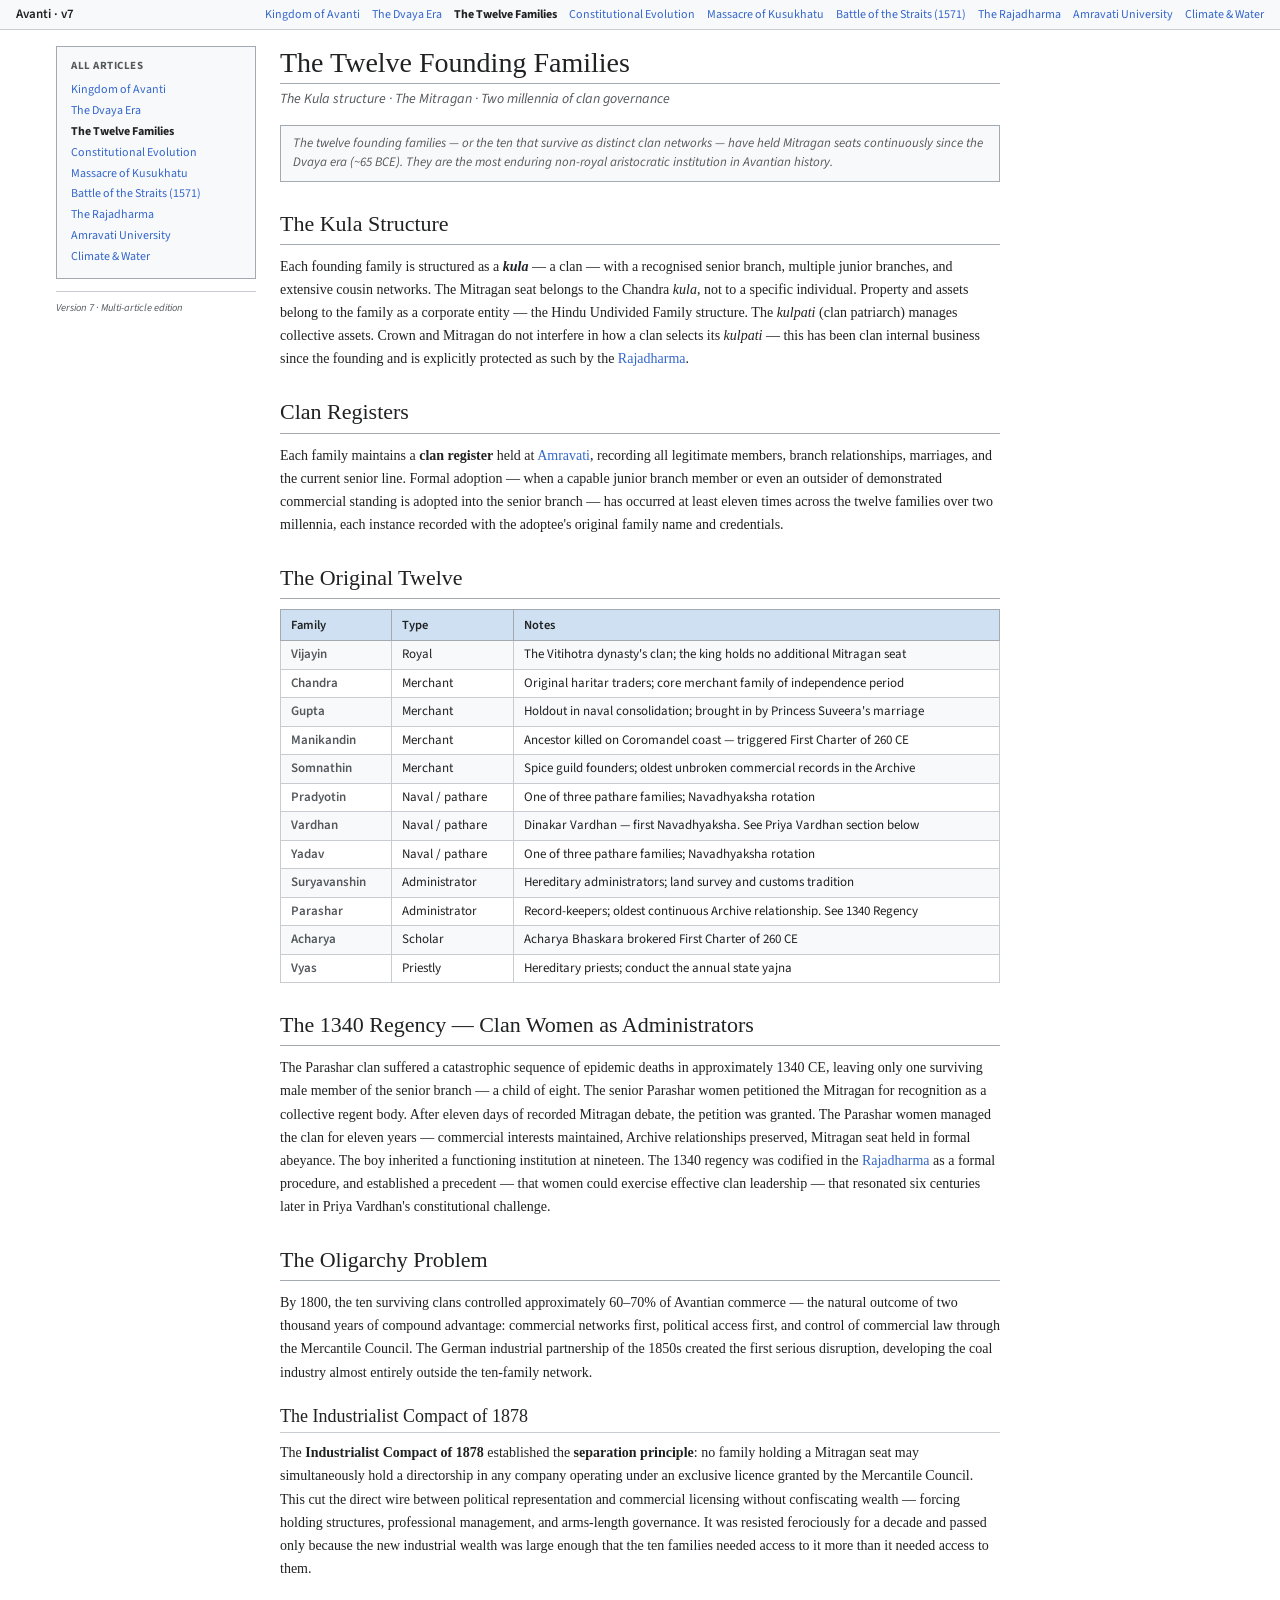
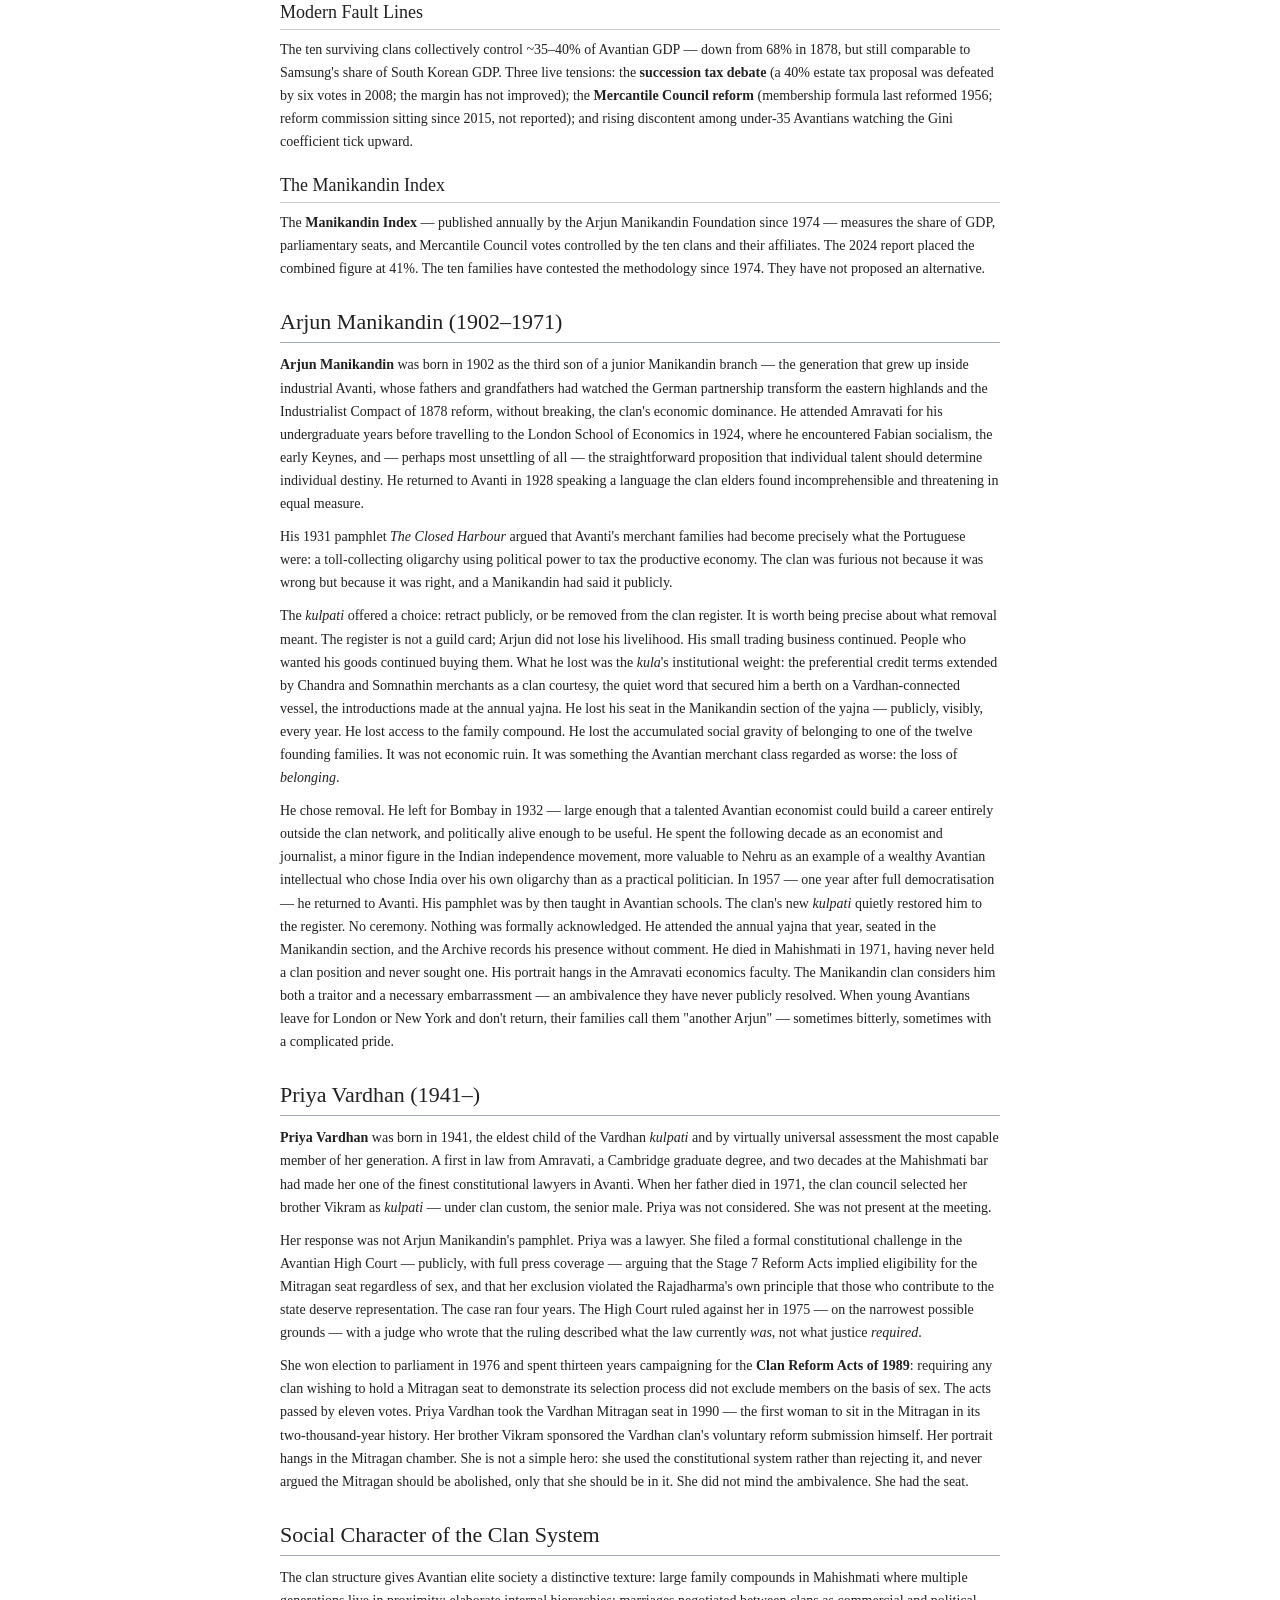
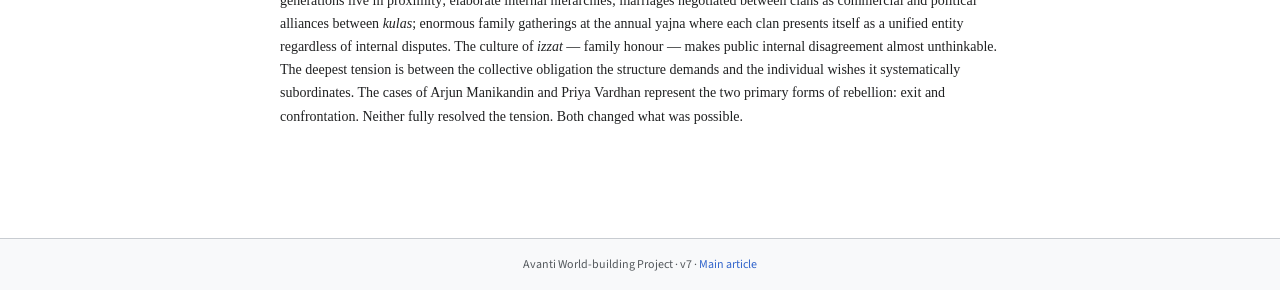
<file: twelve-families.html>
<!DOCTYPE html><html lang="en"><head><meta charset="UTF-8"><meta name="viewport" content="width=device-width,initial-scale=1"><title>The Twelve Founding Families — Avanti</title><link rel="stylesheet" href="avanti.css"></head><body>
<div class="wiki-topbar"><span class="wiki-topbar-title">Avanti · v7</span><div class="wiki-topbar-links"><a href="index.html" >Kingdom of Avanti</a><a href="dvaya-era.html" >The Dvaya Era</a><a href="twelve-families.html" style=font-weight:700;color:#202122>The Twelve Families</a><a href="constitutional-evolution.html" >Constitutional Evolution</a><a href="massacre-of-kusukhatu.html" >Massacre of Kusukhatu</a><a href="battle-of-the-straits.html" >Battle of the Straits (1571)</a><a href="rajadharma.html" >The Rajadharma</a><a href="amravati-university.html" >Amravati University</a><a href="climate.html" >Climate &amp; Water</a></div></div>
<div class="wiki-wrap"><nav class="wiki-sidenav"><div class="article-nav"><div class="article-nav-title">All Articles</div><a href="index.html" >Kingdom of Avanti</a>
<a href="dvaya-era.html" >The Dvaya Era</a>
<a href="twelve-families.html" class=current>The Twelve Families</a>
<a href="constitutional-evolution.html" >Constitutional Evolution</a>
<a href="massacre-of-kusukhatu.html" >Massacre of Kusukhatu</a>
<a href="battle-of-the-straits.html" >Battle of the Straits (1571)</a>
<a href="rajadharma.html" >The Rajadharma</a>
<a href="amravati-university.html" >Amravati University</a>
<a href="climate.html" >Climate &amp; Water</a>
</div><div class="toc-version">Version 7 · Multi-article edition</div></nav>
<main class="wiki-content"><h1 class="wiki-page-title">The Twelve Founding Families</h1><p class="wiki-page-subtitle">The Kula structure · The Mitragan · Two millennia of clan governance</p>
<div class="wiki-notice">The twelve founding families — or the ten that survive as distinct clan networks — have held Mitragan seats continuously since the Dvaya era (~65 BCE). They are the most enduring non-royal aristocratic institution in Avantian history.</div>
<h1 class="wh1">The Kula Structure</h1>
<p class="wp">Each founding family is structured as a <b><i>kula</i></b> — a clan — with a recognised senior branch, multiple junior branches, and extensive cousin networks. The Mitragan seat belongs to the Chandra <i>kula</i>, not to a specific individual. Property and assets belong to the family as a corporate entity — the Hindu Undivided Family structure. The <i>kulpati</i> (clan patriarch) manages collective assets. Crown and Mitragan do not interfere in how a clan selects its <i>kulpati</i> — this has been clan internal business since the founding and is explicitly protected as such by the <a href="rajadharma.html">Rajadharma</a>.</p>
<h1 class="wh1">Clan Registers</h1>
<p class="wp">Each family maintains a <b>clan register</b> held at <a href="amravati-university.html">Amravati</a>, recording all legitimate members, branch relationships, marriages, and the current senior line. Formal adoption — when a capable junior branch member or even an outsider of demonstrated commercial standing is adopted into the senior branch — has occurred at least eleven times across the twelve families over two millennia, each instance recorded with the adoptee's original family name and credentials.</p>
<h1 class="wh1">The Original Twelve</h1>
<table class="wtable"><tr><th>Family</th><th>Type</th><th>Notes</th></tr><tr><td>Vijayin</td><td>Royal</td><td>The Vitihotra dynasty's clan; the king holds no additional Mitragan seat</td></tr><tr><td>Chandra</td><td>Merchant</td><td>Original haritar traders; core merchant family of independence period</td></tr><tr><td>Gupta</td><td>Merchant</td><td>Holdout in naval consolidation; brought in by Princess Suveera's marriage</td></tr><tr><td>Manikandin</td><td>Merchant</td><td>Ancestor killed on Coromandel coast — triggered First Charter of 260 CE</td></tr><tr><td>Somnathin</td><td>Merchant</td><td>Spice guild founders; oldest unbroken commercial records in the Archive</td></tr><tr><td>Pradyotin</td><td>Naval / pathare</td><td>One of three pathare families; Navadhyaksha rotation</td></tr><tr><td>Vardhan</td><td>Naval / pathare</td><td>Dinakar Vardhan — first Navadhyaksha. See Priya Vardhan section below</td></tr><tr><td>Yadav</td><td>Naval / pathare</td><td>One of three pathare families; Navadhyaksha rotation</td></tr><tr><td>Suryavanshin</td><td>Administrator</td><td>Hereditary administrators; land survey and customs tradition</td></tr><tr><td>Parashar</td><td>Administrator</td><td>Record-keepers; oldest continuous Archive relationship. See 1340 Regency</td></tr><tr><td>Acharya</td><td>Scholar</td><td>Acharya Bhaskara brokered First Charter of 260 CE</td></tr><tr><td>Vyas</td><td>Priestly</td><td>Hereditary priests; conduct the annual state yajna</td></tr></table>
<h1 class="wh1">The 1340 Regency — Clan Women as Administrators</h1>
<p class="wp">The Parashar clan suffered a catastrophic sequence of epidemic deaths in approximately 1340 CE, leaving only one surviving male member of the senior branch — a child of eight. The senior Parashar women petitioned the Mitragan for recognition as a collective regent body. After eleven days of recorded Mitragan debate, the petition was granted. The Parashar women managed the clan for eleven years — commercial interests maintained, Archive relationships preserved, Mitragan seat held in formal abeyance. The boy inherited a functioning institution at nineteen. The 1340 regency was codified in the <a href="rajadharma.html">Rajadharma</a> as a formal procedure, and established a precedent — that women could exercise effective clan leadership — that resonated six centuries later in Priya Vardhan's constitutional challenge.</p>
<h1 class="wh1">The Oligarchy Problem</h1>
<p class="wp">By 1800, the ten surviving clans controlled approximately 60–70% of Avantian commerce — the natural outcome of two thousand years of compound advantage: commercial networks first, political access first, and control of commercial law through the Mercantile Council. The German industrial partnership of the 1850s created the first serious disruption, developing the coal industry almost entirely outside the ten-family network.</p>
<h2 class="wh2">The Industrialist Compact of 1878</h2>
<p class="wp">The <b>Industrialist Compact of 1878</b> established the <b>separation principle</b>: no family holding a Mitragan seat may simultaneously hold a directorship in any company operating under an exclusive licence granted by the Mercantile Council. This cut the direct wire between political representation and commercial licensing without confiscating wealth — forcing holding structures, professional management, and arms-length governance. It was resisted ferociously for a decade and passed only because the new industrial wealth was large enough that the ten families needed access to it more than it needed access to them.</p>
<h2 class="wh2">Modern Fault Lines</h2>
<p class="wp">The ten surviving clans collectively control ~35–40% of Avantian GDP — down from 68% in 1878, but still comparable to Samsung's share of South Korean GDP. Three live tensions: the <b>succession tax debate</b> (a 40% estate tax proposal was defeated by six votes in 2008; the margin has not improved); the <b>Mercantile Council reform</b> (membership formula last reformed 1956; reform commission sitting since 2015, not reported); and rising discontent among under-35 Avantians watching the Gini coefficient tick upward.</p>
<h2 class="wh2">The Manikandin Index</h2>
<p class="wp">The <b>Manikandin Index</b> — published annually by the Arjun Manikandin Foundation since 1974 — measures the share of GDP, parliamentary seats, and Mercantile Council votes controlled by the ten clans and their affiliates. The 2024 report placed the combined figure at 41%. The ten families have contested the methodology since 1974. They have not proposed an alternative.</p>
<h1 class="wh1">Arjun Manikandin (1902–1971)</h1>
<p class="wp"><b>Arjun Manikandin</b> was born in 1902 as the third son of a junior Manikandin branch — the generation that grew up inside industrial Avanti, whose fathers and grandfathers had watched the German partnership transform the eastern highlands and the Industrialist Compact of 1878 reform, without breaking, the clan's economic dominance. He attended Amravati for his undergraduate years before travelling to the London School of Economics in 1924, where he encountered Fabian socialism, the early Keynes, and — perhaps most unsettling of all — the straightforward proposition that individual talent should determine individual destiny. He returned to Avanti in 1928 speaking a language the clan elders found incomprehensible and threatening in equal measure.</p>
<p class="wp">His 1931 pamphlet <i>The Closed Harbour</i> argued that Avanti's merchant families had become precisely what the Portuguese were: a toll-collecting oligarchy using political power to tax the productive economy. The clan was furious not because it was wrong but because it was right, and a Manikandin had said it publicly.</p>
<p class="wp">The <i>kulpati</i> offered a choice: retract publicly, or be removed from the clan register. It is worth being precise about what removal meant. The register is not a guild card; Arjun did not lose his livelihood. His small trading business continued. People who wanted his goods continued buying them. What he lost was the <i>kula</i>'s institutional weight: the preferential credit terms extended by Chandra and Somnathin merchants as a clan courtesy, the quiet word that secured him a berth on a Vardhan-connected vessel, the introductions made at the annual yajna. He lost his seat in the Manikandin section of the yajna — publicly, visibly, every year. He lost access to the family compound. He lost the accumulated social gravity of belonging to one of the twelve founding families. It was not economic ruin. It was something the Avantian merchant class regarded as worse: the loss of <i>belonging</i>.</p>
<p class="wp">He chose removal. He left for Bombay in 1932 — large enough that a talented Avantian economist could build a career entirely outside the clan network, and politically alive enough to be useful. He spent the following decade as an economist and journalist, a minor figure in the Indian independence movement, more valuable to Nehru as an example of a wealthy Avantian intellectual who chose India over his own oligarchy than as a practical politician. In 1957 — one year after full democratisation — he returned to Avanti. His pamphlet was by then taught in Avantian schools. The clan's new <i>kulpati</i> quietly restored him to the register. No ceremony. Nothing was formally acknowledged. He attended the annual yajna that year, seated in the Manikandin section, and the Archive records his presence without comment. He died in Mahishmati in 1971, having never held a clan position and never sought one. His portrait hangs in the Amravati economics faculty. The Manikandin clan considers him both a traitor and a necessary embarrassment — an ambivalence they have never publicly resolved. When young Avantians leave for London or New York and don't return, their families call them "another Arjun" — sometimes bitterly, sometimes with a complicated pride.</p>
<h1 class="wh1">Priya Vardhan (1941–)</h1>
<p class="wp"><b>Priya Vardhan</b> was born in 1941, the eldest child of the Vardhan <i>kulpati</i> and by virtually universal assessment the most capable member of her generation. A first in law from Amravati, a Cambridge graduate degree, and two decades at the Mahishmati bar had made her one of the finest constitutional lawyers in Avanti. When her father died in 1971, the clan council selected her brother Vikram as <i>kulpati</i> — under clan custom, the senior male. Priya was not considered. She was not present at the meeting.</p>
<p class="wp">Her response was not Arjun Manikandin's pamphlet. Priya was a lawyer. She filed a formal constitutional challenge in the Avantian High Court — publicly, with full press coverage — arguing that the Stage 7 Reform Acts implied eligibility for the Mitragan seat regardless of sex, and that her exclusion violated the Rajadharma's own principle that those who contribute to the state deserve representation. The case ran four years. The High Court ruled against her in 1975 — on the narrowest possible grounds — with a judge who wrote that the ruling described what the law currently <i>was</i>, not what justice <i>required</i>.</p>
<p class="wp">She won election to parliament in 1976 and spent thirteen years campaigning for the <b>Clan Reform Acts of 1989</b>: requiring any clan wishing to hold a Mitragan seat to demonstrate its selection process did not exclude members on the basis of sex. The acts passed by eleven votes. Priya Vardhan took the Vardhan Mitragan seat in 1990 — the first woman to sit in the Mitragan in its two-thousand-year history. Her brother Vikram sponsored the Vardhan clan's voluntary reform submission himself. Her portrait hangs in the Mitragan chamber. She is not a simple hero: she used the constitutional system rather than rejecting it, and never argued the Mitragan should be abolished, only that she should be in it. She did not mind the ambivalence. She had the seat.</p>
<h1 class="wh1">Social Character of the Clan System</h1>
<p class="wp">The clan structure gives Avantian elite society a distinctive texture: large family compounds in Mahishmati where multiple generations live in proximity; elaborate internal hierarchies; marriages negotiated between clans as commercial and political alliances between <i>kulas</i>; enormous family gatherings at the annual yajna where each clan presents itself as a unified entity regardless of internal disputes. The culture of <i>izzat</i> — family honour — makes public internal disagreement almost unthinkable. The deepest tension is between the collective obligation the structure demands and the individual wishes it systematically subordinates. The cases of Arjun Manikandin and Priya Vardhan represent the two primary forms of rebellion: exit and confrontation. Neither fully resolved the tension. Both changed what was possible.</p>
</main></div>
<div class="wiki-footer">Avanti World-building Project · v7 · <a href="index.html">Main article</a></div></body></html>
</file>
<file: avanti.css>
/* ── AVANTI WIKIPEDIA STYLE SHEET v7 ── */
@import url('https://fonts.googleapis.com/css2?family=Linux+Libertine+O&family=Source+Sans+3:ital,wght@0,300;0,400;0,600;1,400&display=swap');

:root {
  --bg: #ffffff;
  --bg-soft: #f8f9fa;
  --bg-warm: #eaecf0;
  --border: #a2a9b1;
  --border-light: #c8ccd1;
  --text: #202122;
  --text-light: #54595d;
  --blue: #3366cc;
  --blue-dark: #0645ad;
  --heading-border: #a2a9b1;
  --infobox-bg: #f8f9fa;
  --infobox-header: #cee0f2;
  --toc-bg: #f8f9fa;
  --sidebar-w: 200px;
}

* { box-sizing: border-box; margin: 0; padding: 0; }
html { scroll-behavior: smooth; }

body {
  background: var(--bg);
  color: var(--text);
  font-family: "Linux Libertine O", "Linux Libertine", Georgia, "Times New Roman", serif;
  font-size: 14px;
  line-height: 1.6;
}

/* TOP BAR */
.wiki-topbar {
  background: var(--bg-soft);
  border-bottom: 1px solid var(--border-light);
  padding: 4px 16px;
  font-family: "Source Sans 3", sans-serif;
  font-size: 12px;
  color: var(--text-light);
  display: flex;
  align-items: center;
  gap: 16px;
  flex-wrap: wrap;
}
.wiki-topbar-title { font-size: 13px; font-weight: 600; color: var(--text); }
.wiki-topbar-links { margin-left: auto; display: flex; gap: 12px; }
.wiki-topbar-links a { color: var(--blue); text-decoration: none; font-size: 12px; }
.wiki-topbar-links a:hover { text-decoration: underline; }

/* LAYOUT */
.wiki-wrap {
  display: flex;
  max-width: 1200px;
  margin: 0 auto;
  padding: 0 16px;
  gap: 24px;
}

/* SIDEBAR */
.wiki-sidenav {
  width: var(--sidebar-w);
  flex-shrink: 0;
  padding-top: 16px;
  position: sticky;
  top: 0;
  height: 100vh;
  overflow-y: auto;
  font-family: "Source Sans 3", sans-serif;
}
.wiki-sidenav::-webkit-scrollbar { width: 3px; }
.wiki-sidenav::-webkit-scrollbar-thumb { background: var(--border); border-radius: 2px; }

.toc-box {
  border: 1px solid var(--border);
  background: var(--toc-bg);
  padding: 10px 14px;
  font-size: 12px;
  margin-bottom: 16px;
}
.toc-header { font-weight: 600; font-size: 13px; margin-bottom: 6px; color: var(--text); }
.toc-list { list-style: none; counter-reset: toc-main; }
.toc-list > li { counter-increment: toc-main; margin: 3px 0; }
.toc-list > li > a::before { content: counter(toc-main) ". "; color: var(--text-light); }
.toc-list a { color: var(--blue); text-decoration: none; font-size: 12px; line-height: 1.4; display: block; }
.toc-list a:hover { text-decoration: underline; }
.toc-sub { list-style: none; padding-left: 14px; counter-reset: toc-sub; margin: 2px 0; }
.toc-sub li { counter-increment: toc-sub; margin: 2px 0; }
.toc-sub li a { font-size: 11.5px; color: var(--blue); }
.toc-sub2 { list-style: none; padding-left: 12px; }
.toc-sub2 li a { font-size: 11px; color: var(--blue); }

/* ARTICLE NAV BOX */
.article-nav {
  border: 1px solid var(--border);
  background: var(--bg-soft);
  padding: 10px 14px;
  font-family: "Source Sans 3", sans-serif;
  font-size: 12px;
}
.article-nav-title { font-weight: 700; font-size: 11px; text-transform: uppercase; letter-spacing: 0.5px; color: var(--text-light); margin-bottom: 6px; }
.article-nav a { display: block; color: var(--blue); text-decoration: none; padding: 2px 0; font-size: 12px; line-height: 1.4; }
.article-nav a:hover { text-decoration: underline; }
.article-nav a.current { font-weight: 700; color: var(--text); }
.toc-version { margin-top: 12px; padding-top: 8px; border-top: 1px solid var(--border-light); font-size: 10.5px; color: var(--text-light); font-style: italic; line-height: 1.5; }

/* MAIN */
.wiki-content { flex: 1; padding: 16px 0 60px; min-width: 0; max-width: 720px; }

/* PAGE TITLE */
.wiki-page-title {
  font-family: "Linux Libertine O", "Linux Libertine", Georgia, serif;
  font-size: 28px; font-weight: normal; color: var(--text);
  border-bottom: 1px solid var(--heading-border);
  padding-bottom: 4px; margin-bottom: 4px; line-height: 1.2;
}
.wiki-page-subtitle {
  font-size: 14px; color: var(--text-light); font-style: italic;
  margin-bottom: 14px; font-family: "Source Sans 3", sans-serif;
}

/* MAIN ARTICLE LINK */
.main-article {
  font-family: "Source Sans 3", sans-serif;
  font-size: 12.5px; font-style: italic;
  color: var(--text-light); margin: -4px 0 8px 0;
}
.main-article a { color: var(--blue); }
.main-article a:hover { text-decoration: underline; }

/* INFOBOX */
.infobox {
  float: right; clear: right; margin: 0 0 16px 24px; width: 260px;
  border: 1px solid var(--border); background: var(--infobox-bg);
  font-family: "Source Sans 3", sans-serif; font-size: 12.5px; line-height: 1.4;
}
.infobox-title {
  background: var(--infobox-header); text-align: center; padding: 6px 10px;
  font-weight: 600; border-bottom: 1px solid var(--border);
  font-family: "Linux Libertine O", Georgia, serif; font-size: 14px;
}
.infobox-subtitle {
  background: var(--infobox-header); text-align: center; padding: 2px 10px 6px;
  font-size: 12px; color: var(--text-light); border-bottom: 1px solid var(--border); font-style: italic;
}
.infobox table { width: 100%; border-collapse: collapse; }
.infobox tr:nth-child(odd) td { background: rgba(0,0,0,0.02); }
.infobox td { padding: 3px 8px; vertical-align: top; border-bottom: 1px solid var(--border-light); font-size: 12px; line-height: 1.4; }
.infobox td:first-child { font-weight: 600; color: var(--text-light); width: 42%; font-size: 11.5px; }

/* HEADINGS */
h1.wh1 { font-family: "Linux Libertine O", Georgia, serif; font-size: 22px; font-weight: normal; color: var(--text); border-bottom: 1px solid var(--heading-border); padding-bottom: 3px; margin: 24px 0 10px; }
h2.wh2 { font-family: "Linux Libertine O", Georgia, serif; font-size: 18px; font-weight: normal; color: var(--text); border-bottom: 1px solid var(--border-light); padding-bottom: 2px; margin: 18px 0 8px; }
h3.wh3 { font-family: "Source Sans 3", sans-serif; font-size: 15px; font-weight: 600; color: var(--text); margin: 14px 0 6px; }
h4.wh4 { font-family: "Source Sans 3", sans-serif; font-size: 13px; font-weight: 600; color: var(--text); margin: 10px 0 4px; }

/* BODY TEXT */
p.wp { margin-bottom: 10px; font-size: 14px; line-height: 1.65; color: var(--text); }
a { color: var(--blue); text-decoration: none; }
a:hover { text-decoration: underline; }
b { font-weight: 700; }
i { font-style: italic; }

/* FIGURES */
.wiki-fig { border: 1px solid var(--border); background: var(--bg-soft); margin: 0; display: inline-block; }
.wiki-fig img { display: block; width: 100%; }
.wiki-fig-cap { padding: 4px 6px; font-size: 11.5px; color: var(--text-light); font-family: "Source Sans 3", sans-serif; text-align: center; line-height: 1.4; border-top: 1px solid var(--border-light); background: var(--bg-soft); }
.fig-right { float: right; clear: right; width: 280px; margin: 0 0 12px 20px; }
.fig-large { width: 100%; margin: 16px 0; display: block; }
.clearfix::after { content: ""; display: table; clear: both; }

/* TABLES */
.wtable { width: 100%; border-collapse: collapse; margin: 10px 0; font-size: 13px; font-family: "Source Sans 3", sans-serif; }
.wtable th { background: var(--infobox-header); padding: 5px 10px; text-align: left; font-weight: 600; font-size: 12.5px; border: 1px solid var(--border); color: var(--text); }
.wtable td { padding: 4px 10px; border: 1px solid var(--border-light); vertical-align: top; line-height: 1.5; font-size: 13px; }
.wtable tr:nth-child(even) td { background: var(--bg-soft); }
.wtable td:first-child { font-weight: 600; color: var(--text-light); }

/* NOTICE / QUOTE / DEV */
.wiki-notice { border: 1px solid var(--border); background: var(--bg-soft); padding: 8px 12px; margin: 12px 0; font-family: "Source Sans 3", sans-serif; font-size: 13px; color: var(--text-light); font-style: italic; line-height: 1.5; }
.wiki-quote { border-left: 3px solid var(--border); margin: 12px 32px; padding: 6px 14px; font-style: italic; font-size: 13.5px; color: var(--text-light); line-height: 1.6; }
.dev-note { border: 1px solid #fac; background: #fff8f8; padding: 7px 12px; margin: 10px 0; font-family: "Source Sans 3", sans-serif; font-size: 12.5px; color: #800; font-style: italic; }
.dev-note::before { content: "▶ DEVELOPING: "; font-weight: 700; font-style: normal; }

/* CONSTITUTION STAGE */
.const-stage { border-left: 3px solid var(--border); padding: 8px 14px; margin: 10px 0; background: var(--bg-soft); font-family: "Source Sans 3", sans-serif; }
.const-stage-title { font-size: 12px; font-weight: 700; color: var(--text-light); letter-spacing: 0.5px; margin-bottom: 5px; text-transform: uppercase; }

/* FOOTER */
.wiki-footer { background: var(--bg-soft); border-top: 1px solid var(--border-light); padding: 16px; font-family: "Source Sans 3", sans-serif; font-size: 12px; color: var(--text-light); text-align: center; line-height: 1.6; margin-top: 40px; }

/* RESPONSIVE */
@media (max-width: 860px) {
  .wiki-sidenav { display: none; }
  .infobox { float: none; width: 100%; margin: 0 0 16px; }
  .fig-right { float: none; width: 100%; margin: 12px 0; }
  .wiki-content { padding: 12px; }
}
</file>
